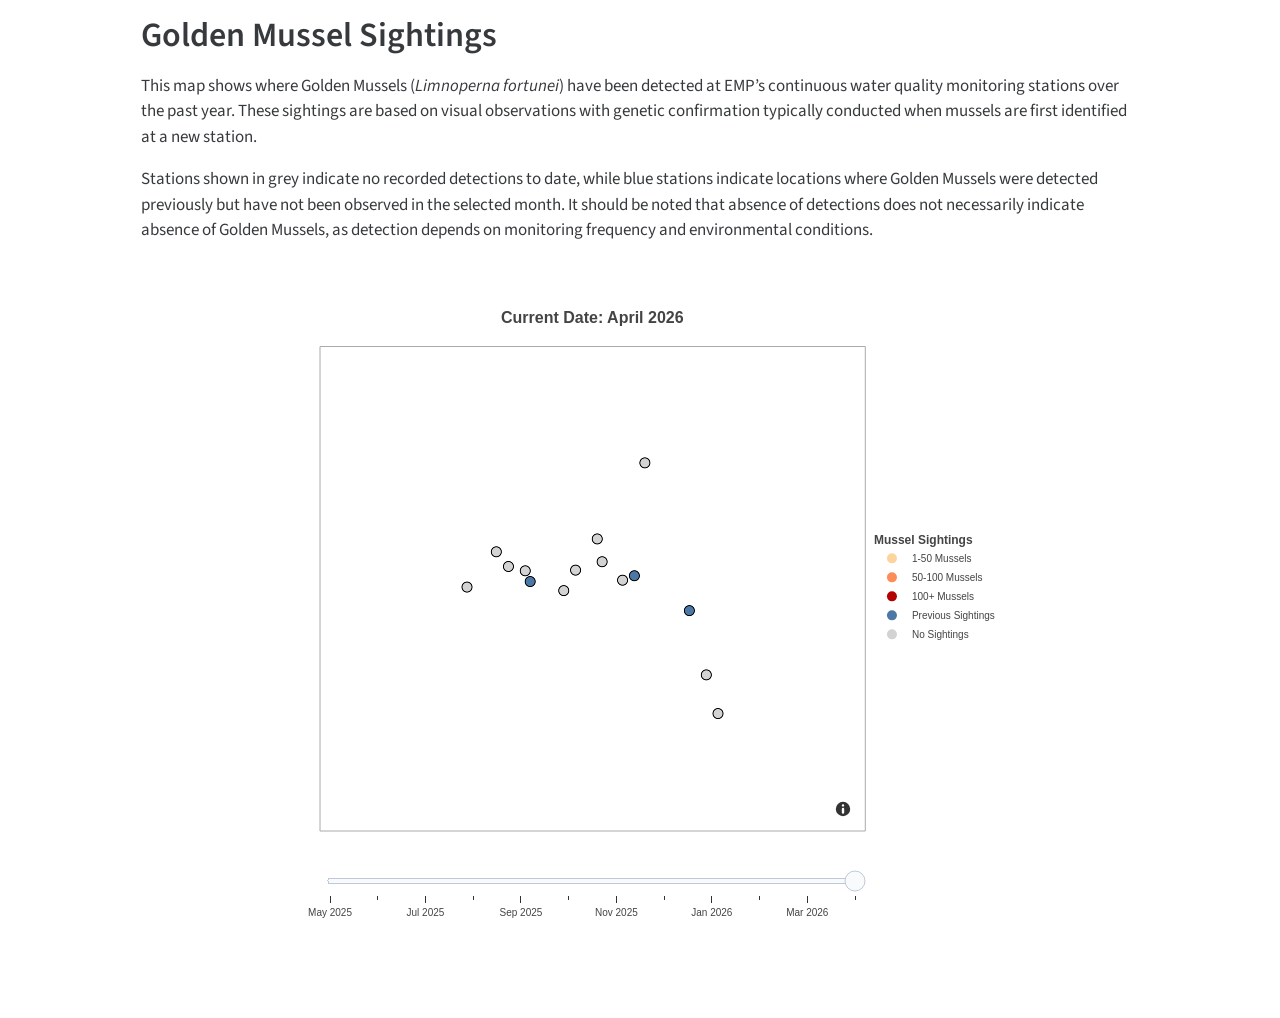
<file: docs/map.html>
<!DOCTYPE html>
<html xmlns="http://www.w3.org/1999/xhtml" lang="en" xml:lang="en"><head>

<meta charset="utf-8">
<meta name="generator" content="quarto-1.9.36">

<meta name="viewport" content="width=device-width, initial-scale=1.0, user-scalable=yes">


<title>Golden Mussel Sightings</title>
<style>
/* Default styles provided by pandoc.
** See https://pandoc.org/MANUAL.html#variables-for-html for config info.
*/
code{white-space: pre-wrap;}
span.smallcaps{font-variant: small-caps;}
div.columns{display: flex; gap: min(4vw, 1.5em);}
div.column{flex: auto; overflow-x: auto;}
div.hanging-indent{margin-left: 1.5em; text-indent: -1.5em;}
ul.task-list{list-style: none;}
ul.task-list li input[type="checkbox"] {
  width: 0.8em;
  margin: 0 0.8em 0.2em -1em; /* quarto-specific, see https://github.com/quarto-dev/quarto-cli/issues/4556 */ 
  vertical-align: middle;
}
</style>


<script src="map_files/libs/clipboard/clipboard.min.js"></script>
<script src="map_files/libs/quarto-html/quarto.js" type="module"></script>
<script src="map_files/libs/quarto-html/tabsets/tabsets.js" type="module"></script>
<script src="map_files/libs/quarto-html/popper.min.js"></script>
<script src="map_files/libs/quarto-html/tippy.umd.min.js"></script>
<script src="map_files/libs/quarto-html/anchor.min.js"></script>
<link href="map_files/libs/quarto-html/tippy.css" rel="stylesheet">
<link href="map_files/libs/quarto-html/quarto-syntax-highlighting-845c23b38eaddc0f92fda52bfe77a8c8.css" rel="stylesheet" id="quarto-text-highlighting-styles">
<script src="map_files/libs/bootstrap/bootstrap.min.js"></script>
<link href="map_files/libs/bootstrap/bootstrap-icons.css" rel="stylesheet">
<link href="map_files/libs/bootstrap/bootstrap-47c645877c58259ba96d2d893d2d3a5d.min.css" rel="stylesheet" append-hash="true" id="quarto-bootstrap" data-mode="light">
<link href="map_files/libs/htmltools-fill-0.5.9/fill.css" rel="stylesheet">

<script src="map_files/libs/htmlwidgets-1.6.4/htmlwidgets.js"></script>

<script src="map_files/libs/plotly-binding-4.12.0/plotly.js"></script>

<script src="map_files/libs/typedarray-0.1/typedarray.min.js"></script>

<script src="map_files/libs/jquery-3.5.1/jquery.min.js"></script>

<link href="map_files/libs/crosstalk-1.2.2/css/crosstalk.min.css" rel="stylesheet">

<script src="map_files/libs/crosstalk-1.2.2/js/crosstalk.min.js"></script>

<link href="map_files/libs/plotly-htmlwidgets-css-2.25.2/plotly-htmlwidgets.css" rel="stylesheet">

<script src="map_files/libs/plotly-main-2.25.2/plotly-latest.min.js"></script>



</head>

<body class="fullcontent quarto-light">

<div id="quarto-content" class="page-columns page-rows-contents page-layout-article">

<main class="content" id="quarto-document-content">

<header id="title-block-header" class="quarto-title-block default">
<div class="quarto-title">
<h1 class="title">Golden Mussel Sightings</h1>
</div>



<div class="quarto-title-meta">

    
  
    
  </div>
  


</header>


<p>This map shows where Golden Mussels (<em>Limnoperna fortunei</em>) have been detected at EMP’s continuous water quality monitoring stations over the past year. These sightings are based on visual observations with genetic confirmation typically conducted when mussels are first identified at a new station.</p>
<p>Stations shown in grey indicate no recorded detections to date, while blue stations indicate locations where Golden Mussels were detected previously but have not been observed in the selected month. It should be noted that absence of detections does not necessarily indicate absence of Golden Mussels, as detection depends on monitoring frequency and environmental conditions.</p>
<div class="cell">
<div class="cell-output-display">
<div style="display: flex; justify-content: center; height: 680px; width: 720px; margin: 0 auto;">
<div class="plotly html-widget html-fill-item" id="htmlwidget-4a36297a62d320081f3b" style="width:100%;height:400px;"></div>
<script type="application/json" data-for="htmlwidget-4a36297a62d320081f3b">{"x":{"visdat":{"773c4c8c6569":["function () ","plotlyVisDat"]},"cur_data":"773c4c8c6569","attrs":{"773c4c8c6569":{"lat":{},"lon":{},"mode":"markers","hoverinfo":"none","marker":{"color":"black","size":12},"showlegend":false,"frame":{},"alpha_stroke":1,"sizes":[10,100],"spans":[1,20],"type":"scattermapbox"},"773c4c8c6569.1":{"lat":{},"lon":{},"mode":"markers","hoverinfo":"text","marker":{"color":{},"size":10},"showlegend":false,"frame":{},"alpha_stroke":1,"sizes":[10,100],"spans":[1,20],"type":"scattermapbox","hovertext":{},"inherit":true},"773c4c8c6569.2":{"lat":null,"lon":null,"mode":"markers","hoverinfo":"none","marker":{"color":"#fdd49e","size":10},"showlegend":true,"frame":{},"alpha_stroke":1,"sizes":[10,100],"spans":[1,20],"type":"scattermapbox","name":"1-50 Mussels","inherit":true},"773c4c8c6569.3":{"lat":null,"lon":null,"mode":"markers","hoverinfo":"none","marker":{"color":"#fc8d59","size":10},"showlegend":true,"frame":{},"alpha_stroke":1,"sizes":[10,100],"spans":[1,20],"type":"scattermapbox","name":"50-100 Mussels","inherit":true},"773c4c8c6569.4":{"lat":null,"lon":null,"mode":"markers","hoverinfo":"none","marker":{"color":"#b30000","size":10},"showlegend":true,"frame":{},"alpha_stroke":1,"sizes":[10,100],"spans":[1,20],"type":"scattermapbox","name":"100+ Mussels","inherit":true},"773c4c8c6569.5":{"lat":null,"lon":null,"mode":"markers","hoverinfo":"none","marker":{"color":"#4C78A8","size":10},"showlegend":true,"frame":{},"alpha_stroke":1,"sizes":[10,100],"spans":[1,20],"type":"scattermapbox","name":"Previous Sightings","inherit":true},"773c4c8c6569.6":{"lat":null,"lon":null,"mode":"markers","hoverinfo":"none","marker":{"color":"lightgray","size":10},"showlegend":true,"frame":{},"alpha_stroke":1,"sizes":[10,100],"spans":[1,20],"type":"scattermapbox","name":"No Sightings","inherit":true}},"layout":{"width":720,"height":680,"margin":{"b":110,"l":40,"t":0,"r":0},"mapbox":{"style":"white-bg","layers":[{"below":"traces","sourcetype":"raster","source":["https://services.arcgisonline.com/ArcGIS/rest/services/World_Topo_Map/MapServer/tile/{z}/{y}/{x}"],"sourceattribution":"Esri"}],"zoom":7.655306406824451,"center":{"lat":38.023635479999996,"lon":-121.70279884999999},"domain":{"x":[0,0.81999999999999995],"y":[0,0.84999999999999998]}},"legend":{"x":0.82999999999999996,"y":0.42499999999999999,"font":{"size":10},"title":{"text":"<b>Mussel Sightings<\/b>","font":{"size":12}}},"shapes":[{"type":"rect","xref":"paper","yref":"paper","x0":0,"y0":0,"x1":0.81999999999999995,"y1":0.84999999999999998,"line":{"color":"#aaa","width":1}}],"hovermode":"closest","showlegend":true,"sliders":[{"currentvalue":{"visible":false},"steps":[{"method":"animate","args":[["May 2025"],{"transition":{"duration":500,"easing":"linear"},"frame":{"duration":500,"redraw":true},"mode":"immediate"}],"label":"May 2025","value":"May 2025"},{"method":"animate","args":[["Jun 2025"],{"transition":{"duration":500,"easing":"linear"},"frame":{"duration":500,"redraw":true},"mode":"immediate"}],"label":"Jun 2025","value":"Jun 2025"},{"method":"animate","args":[["Jul 2025"],{"transition":{"duration":500,"easing":"linear"},"frame":{"duration":500,"redraw":true},"mode":"immediate"}],"label":"Jul 2025","value":"Jul 2025"},{"method":"animate","args":[["Aug 2025"],{"transition":{"duration":500,"easing":"linear"},"frame":{"duration":500,"redraw":true},"mode":"immediate"}],"label":"Aug 2025","value":"Aug 2025"},{"method":"animate","args":[["Sep 2025"],{"transition":{"duration":500,"easing":"linear"},"frame":{"duration":500,"redraw":true},"mode":"immediate"}],"label":"Sep 2025","value":"Sep 2025"},{"method":"animate","args":[["Oct 2025"],{"transition":{"duration":500,"easing":"linear"},"frame":{"duration":500,"redraw":true},"mode":"immediate"}],"label":"Oct 2025","value":"Oct 2025"},{"method":"animate","args":[["Nov 2025"],{"transition":{"duration":500,"easing":"linear"},"frame":{"duration":500,"redraw":true},"mode":"immediate"}],"label":"Nov 2025","value":"Nov 2025"},{"method":"animate","args":[["Dec 2025"],{"transition":{"duration":500,"easing":"linear"},"frame":{"duration":500,"redraw":true},"mode":"immediate"}],"label":"Dec 2025","value":"Dec 2025"},{"method":"animate","args":[["Jan 2026"],{"transition":{"duration":500,"easing":"linear"},"frame":{"duration":500,"redraw":true},"mode":"immediate"}],"label":"Jan 2026","value":"Jan 2026"},{"method":"animate","args":[["Feb 2026"],{"transition":{"duration":500,"easing":"linear"},"frame":{"duration":500,"redraw":true},"mode":"immediate"}],"label":"Feb 2026","value":"Feb 2026"},{"method":"animate","args":[["Mar 2026"],{"transition":{"duration":500,"easing":"linear"},"frame":{"duration":500,"redraw":true},"mode":"immediate"}],"label":"Mar 2026","value":"Mar 2026"},{"method":"animate","args":[["Apr 2026"],{"transition":{"duration":500,"easing":"linear"},"frame":{"duration":500,"redraw":true},"mode":"immediate"}],"label":"Apr 2026","value":"Apr 2026"}],"visible":true,"pad":{"t":40},"font":{"size":10},"active":11,"len":0.81999999999999995,"x":0}],"annotations":[{"text":"<b>Current Date: April 2026<\/b>","x":0.40999999999999998,"y":0.92000000000000004,"xref":"paper","yref":"paper","showarrow":false,"font":{"size":16}}]},"source":"A","config":{"modeBarButtonsToAdd":["hoverclosest","hovercompare"],"showSendToCloud":false},"data":[{"lat":[38.017829900000002,38.046416999999998,38.124250000000004,38.072200000000002,38.042804719999999,38.027637480000003,37.786000000000001,38.058504999999997,37.963000000000001,38.159737,38.083970999999998,37.679290000000002,38.367980959999997,38.074097000000002,38.096899999999998],"lon":[-121.8029633,-121.5981,-122.038117,-121.9371,-121.92008970000001,-122.14048769999999,-121.306,-121.55681,-121.36499999999999,-121.68635500000001,-121.995878,-121.26511000000001,-121.5199585,-121.761736,-121.6691],"mode":"markers","hoverinfo":["none","none","none","none","none","none","none","none","none","none","none","none","none","none","none"],"marker":{"color":"black","size":12,"line":{"color":"rgba(31,119,180,1)"}},"showlegend":false,"frame":"May 2025","type":"scattermapbox","line":{"color":"rgba(31,119,180,1)"},"visible":true},{"lat":[38.017829900000002,38.046416999999998,38.124250000000004,38.072200000000002,38.042804719999999,38.027637480000003,37.786000000000001,38.058504999999997,37.963000000000001,38.159737,38.083970999999998,37.679290000000002,38.367980959999997,38.074097000000002,38.096899999999998],"lon":[-121.8029633,-121.5981,-122.038117,-121.9371,-121.92008970000001,-122.14048769999999,-121.306,-121.55681,-121.36499999999999,-121.68635500000001,-121.995878,-121.26511000000001,-121.5199585,-121.761736,-121.6691],"mode":"markers","hoverinfo":["text","text","text","text","text","text","text","text","text","text","text","text","text","text","text"],"marker":{"color":["lightgray","lightgray","lightgray","lightgray","#4C78A8","lightgray","lightgray","#4C78A8","#4C78A8","lightgray","lightgray","lightgray","lightgray","lightgray","lightgray"],"size":10,"line":{"color":"rgba(255,127,14,1)"}},"showlegend":false,"frame":"May 2025","type":"scattermapbox","hovertext":["San Joaquin River at Antioch (ANH)<br>No Sightings","Franks Tract Mid Tract (FRK)<br>No Sightings","Grizzly Bay at Dolphin near Suisun Slough (GZL)<br>No Sightings","Honker Bay (HON)<br>No Sightings","Sacramento River at Mallard Island (MAL)<br>Previous Sightings<br>Last Sighting: 01/20/2026","Suisun Bay at Bulls Head Point near Martinez (MRZ)<br>No Sightings","San Joaquin River at Mossdale Bridge (MSD)<br>No Sightings","San Joaquin River at Prisoners Point (PPT)<br>Previous Sightings<br>Last Sighting: 01/20/2026","San Joaquin River at Rough & Ready Island (RRI)<br>Previous Sightings<br>Last Sighting: 03/24/2026","Sacramento River at Rio Vista Bridge (RVB)<br>No Sightings","Suisun Bay off Middle Point near Nichols (RYC)<br>No Sightings","San Joaquin River near Vernalis (SJR)<br>No Sightings","Sacramento River at Hood (SRH)<br>No Sightings","Sacramento River near Sherman Island (SSI)<br>No Sightings","San Joaquin River at Twitchell Island (TWI)<br>No Sightings"],"line":{"color":"rgba(255,127,14,1)"},"visible":true},{"lat":[null,null,null,null,null,null,null,null,null,null,null,null,null,null,null],"lon":[null,null,null,null,null,null,null,null,null,null,null,null,null,null,null],"mode":"markers","hoverinfo":["none","none","none","none","none","none","none","none","none","none","none","none","none","none","none"],"marker":{"color":"#fdd49e","size":10,"line":{"color":"rgba(44,160,44,1)"}},"showlegend":true,"frame":"May 2025","type":"scattermapbox","name":"1-50 Mussels","line":{"color":"rgba(44,160,44,1)"},"visible":true},{"lat":[null,null,null,null,null,null,null,null,null,null,null,null,null,null,null],"lon":[null,null,null,null,null,null,null,null,null,null,null,null,null,null,null],"mode":"markers","hoverinfo":["none","none","none","none","none","none","none","none","none","none","none","none","none","none","none"],"marker":{"color":"#fc8d59","size":10,"line":{"color":"rgba(214,39,40,1)"}},"showlegend":true,"frame":"May 2025","type":"scattermapbox","name":"50-100 Mussels","line":{"color":"rgba(214,39,40,1)"},"visible":true},{"lat":[null,null,null,null,null,null,null,null,null,null,null,null,null,null,null],"lon":[null,null,null,null,null,null,null,null,null,null,null,null,null,null,null],"mode":"markers","hoverinfo":["none","none","none","none","none","none","none","none","none","none","none","none","none","none","none"],"marker":{"color":"#b30000","size":10,"line":{"color":"rgba(148,103,189,1)"}},"showlegend":true,"frame":"May 2025","type":"scattermapbox","name":"100+ Mussels","line":{"color":"rgba(148,103,189,1)"},"visible":true},{"lat":[null,null,null,null,null,null,null,null,null,null,null,null,null,null,null],"lon":[null,null,null,null,null,null,null,null,null,null,null,null,null,null,null],"mode":"markers","hoverinfo":["none","none","none","none","none","none","none","none","none","none","none","none","none","none","none"],"marker":{"color":"#4C78A8","size":10,"line":{"color":"rgba(140,86,75,1)"}},"showlegend":true,"frame":"May 2025","type":"scattermapbox","name":"Previous Sightings","line":{"color":"rgba(140,86,75,1)"},"visible":true},{"lat":[null,null,null,null,null,null,null,null,null,null,null,null,null,null,null],"lon":[null,null,null,null,null,null,null,null,null,null,null,null,null,null,null],"mode":"markers","hoverinfo":["none","none","none","none","none","none","none","none","none","none","none","none","none","none","none"],"marker":{"color":"lightgray","size":10,"line":{"color":"rgba(227,119,194,1)"}},"showlegend":true,"frame":"May 2025","type":"scattermapbox","name":"No Sightings","line":{"color":"rgba(227,119,194,1)"},"visible":true}],"highlight":{"on":"plotly_click","persistent":false,"dynamic":false,"selectize":false,"opacityDim":0.20000000000000001,"selected":{"opacity":1},"debounce":0},"frames":[{"name":"May 2025","data":[{"lat":[38.017829900000002,38.046416999999998,38.124250000000004,38.072200000000002,38.042804719999999,38.027637480000003,37.786000000000001,38.058504999999997,37.963000000000001,38.159737,38.083970999999998,37.679290000000002,38.367980959999997,38.074097000000002,38.096899999999998],"lon":[-121.8029633,-121.5981,-122.038117,-121.9371,-121.92008970000001,-122.14048769999999,-121.306,-121.55681,-121.36499999999999,-121.68635500000001,-121.995878,-121.26511000000001,-121.5199585,-121.761736,-121.6691],"mode":"markers","hoverinfo":["none","none","none","none","none","none","none","none","none","none","none","none","none","none","none"],"marker":{"color":"black","size":12,"line":{"color":"rgba(31,119,180,1)"}},"showlegend":false,"frame":"May 2025","type":"scattermapbox","line":{"color":"rgba(31,119,180,1)"},"visible":true},{"lat":[38.017829900000002,38.046416999999998,38.124250000000004,38.072200000000002,38.042804719999999,38.027637480000003,37.786000000000001,38.058504999999997,37.963000000000001,38.159737,38.083970999999998,37.679290000000002,38.367980959999997,38.074097000000002,38.096899999999998],"lon":[-121.8029633,-121.5981,-122.038117,-121.9371,-121.92008970000001,-122.14048769999999,-121.306,-121.55681,-121.36499999999999,-121.68635500000001,-121.995878,-121.26511000000001,-121.5199585,-121.761736,-121.6691],"mode":"markers","hoverinfo":["text","text","text","text","text","text","text","text","text","text","text","text","text","text","text"],"marker":{"color":["lightgray","lightgray","lightgray","lightgray","#4C78A8","lightgray","lightgray","lightgray","#4C78A8","lightgray","lightgray","lightgray","lightgray","lightgray","lightgray"],"size":10,"line":{"color":"rgba(255,127,14,1)"}},"showlegend":false,"frame":"May 2025","type":"scattermapbox","hovertext":["San Joaquin River at Antioch (ANH)<br>No Sightings","Franks Tract Mid Tract (FRK)<br>No Sightings","Grizzly Bay at Dolphin near Suisun Slough (GZL)<br>No Sightings","Honker Bay (HON)<br>No Sightings","Sacramento River at Mallard Island (MAL)<br>Previous Sightings<br>Last Sighting: 03/03/2025","Suisun Bay at Bulls Head Point near Martinez (MRZ)<br>No Sightings","San Joaquin River at Mossdale Bridge (MSD)<br>No Sightings","San Joaquin River at Prisoners Point (PPT)<br>No Sightings","San Joaquin River at Rough & Ready Island (RRI)<br>Previous Sightings<br>Last Sighting: Unknown","Sacramento River at Rio Vista Bridge (RVB)<br>No Sightings","Suisun Bay off Middle Point near Nichols (RYC)<br>No Sightings","San Joaquin River near Vernalis (SJR)<br>No Sightings","Sacramento River at Hood (SRH)<br>No Sightings","Sacramento River near Sherman Island (SSI)<br>No Sightings","San Joaquin River at Twitchell Island (TWI)<br>No Sightings"],"line":{"color":"rgba(255,127,14,1)"},"visible":true},{"lat":[null,null,null,null,null,null,null,null,null,null,null,null,null,null,null],"lon":[null,null,null,null,null,null,null,null,null,null,null,null,null,null,null],"mode":"markers","hoverinfo":["none","none","none","none","none","none","none","none","none","none","none","none","none","none","none"],"marker":{"color":"#fdd49e","size":10,"line":{"color":"rgba(44,160,44,1)"}},"showlegend":true,"frame":"May 2025","type":"scattermapbox","name":"1-50 Mussels","line":{"color":"rgba(44,160,44,1)"},"visible":true},{"lat":[null,null,null,null,null,null,null,null,null,null,null,null,null,null,null],"lon":[null,null,null,null,null,null,null,null,null,null,null,null,null,null,null],"mode":"markers","hoverinfo":["none","none","none","none","none","none","none","none","none","none","none","none","none","none","none"],"marker":{"color":"#fc8d59","size":10,"line":{"color":"rgba(214,39,40,1)"}},"showlegend":true,"frame":"May 2025","type":"scattermapbox","name":"50-100 Mussels","line":{"color":"rgba(214,39,40,1)"},"visible":true},{"lat":[null,null,null,null,null,null,null,null,null,null,null,null,null,null,null],"lon":[null,null,null,null,null,null,null,null,null,null,null,null,null,null,null],"mode":"markers","hoverinfo":["none","none","none","none","none","none","none","none","none","none","none","none","none","none","none"],"marker":{"color":"#b30000","size":10,"line":{"color":"rgba(148,103,189,1)"}},"showlegend":true,"frame":"May 2025","type":"scattermapbox","name":"100+ Mussels","line":{"color":"rgba(148,103,189,1)"},"visible":true},{"lat":[null,null,null,null,null,null,null,null,null,null,null,null,null,null,null],"lon":[null,null,null,null,null,null,null,null,null,null,null,null,null,null,null],"mode":"markers","hoverinfo":["none","none","none","none","none","none","none","none","none","none","none","none","none","none","none"],"marker":{"color":"#4C78A8","size":10,"line":{"color":"rgba(140,86,75,1)"}},"showlegend":true,"frame":"May 2025","type":"scattermapbox","name":"Previous Sightings","line":{"color":"rgba(140,86,75,1)"},"visible":true},{"lat":[null,null,null,null,null,null,null,null,null,null,null,null,null,null,null],"lon":[null,null,null,null,null,null,null,null,null,null,null,null,null,null,null],"mode":"markers","hoverinfo":["none","none","none","none","none","none","none","none","none","none","none","none","none","none","none"],"marker":{"color":"lightgray","size":10,"line":{"color":"rgba(227,119,194,1)"}},"showlegend":true,"frame":"May 2025","type":"scattermapbox","name":"No Sightings","line":{"color":"rgba(227,119,194,1)"},"visible":true}],"traces":[0,1,2,3,4,5,6],"layout":{"annotations":[{"text":"<b>Current Date: May 2025<\/b>","x":0.40999999999999998,"y":0.92000000000000004,"xref":"paper","yref":"paper","showarrow":false,"font":{"size":16}}]}},{"name":"Jun 2025","data":[{"lat":[38.017829900000002,38.046416999999998,38.124250000000004,38.072200000000002,38.042804719999999,38.027637480000003,37.786000000000001,38.058504999999997,37.963000000000001,38.159737,38.083970999999998,37.679290000000002,38.367980959999997,38.074097000000002,38.096899999999998],"lon":[-121.8029633,-121.5981,-122.038117,-121.9371,-121.92008970000001,-122.14048769999999,-121.306,-121.55681,-121.36499999999999,-121.68635500000001,-121.995878,-121.26511000000001,-121.5199585,-121.761736,-121.6691],"mode":"markers","hoverinfo":["none","none","none","none","none","none","none","none","none","none","none","none","none","none","none"],"marker":{"color":"black","size":12,"line":{"color":"rgba(31,119,180,1)"}},"showlegend":false,"frame":"Jun 2025","type":"scattermapbox","line":{"color":"rgba(31,119,180,1)"},"visible":true},{"lat":[38.017829900000002,38.046416999999998,38.124250000000004,38.072200000000002,38.042804719999999,38.027637480000003,37.786000000000001,38.058504999999997,37.963000000000001,38.159737,38.083970999999998,37.679290000000002,38.367980959999997,38.074097000000002,38.096899999999998],"lon":[-121.8029633,-121.5981,-122.038117,-121.9371,-121.92008970000001,-122.14048769999999,-121.306,-121.55681,-121.36499999999999,-121.68635500000001,-121.995878,-121.26511000000001,-121.5199585,-121.761736,-121.6691],"mode":"markers","hoverinfo":["text","text","text","text","text","text","text","text","text","text","text","text","text","text","text"],"marker":{"color":["lightgray","lightgray","lightgray","lightgray","#fdd49e","lightgray","lightgray","lightgray","#4C78A8","lightgray","lightgray","lightgray","lightgray","lightgray","lightgray"],"size":10,"line":{"color":"rgba(255,127,14,1)"}},"showlegend":false,"frame":"Jun 2025","type":"scattermapbox","hovertext":["San Joaquin River at Antioch (ANH)<br>No Sightings","Franks Tract Mid Tract (FRK)<br>No Sightings","Grizzly Bay at Dolphin near Suisun Slough (GZL)<br>No Sightings","Honker Bay (HON)<br>No Sightings","Sacramento River at Mallard Island (MAL)<br>1-50 Mussels<br>Last Sighting: 06/26/2025","Suisun Bay at Bulls Head Point near Martinez (MRZ)<br>No Sightings","San Joaquin River at Mossdale Bridge (MSD)<br>No Sightings","San Joaquin River at Prisoners Point (PPT)<br>No Sightings","San Joaquin River at Rough & Ready Island (RRI)<br>Previous Sightings<br>Last Sighting: Unknown","Sacramento River at Rio Vista Bridge (RVB)<br>No Sightings","Suisun Bay off Middle Point near Nichols (RYC)<br>No Sightings","San Joaquin River near Vernalis (SJR)<br>No Sightings","Sacramento River at Hood (SRH)<br>No Sightings","Sacramento River near Sherman Island (SSI)<br>No Sightings","San Joaquin River at Twitchell Island (TWI)<br>No Sightings"],"line":{"color":"rgba(255,127,14,1)"},"visible":true},{"lat":[null,null,null,null,null,null,null,null,null,null,null,null,null,null,null],"lon":[null,null,null,null,null,null,null,null,null,null,null,null,null,null,null],"mode":"markers","hoverinfo":["none","none","none","none","none","none","none","none","none","none","none","none","none","none","none"],"marker":{"color":"#fdd49e","size":10,"line":{"color":"rgba(44,160,44,1)"}},"showlegend":true,"frame":"Jun 2025","type":"scattermapbox","name":"1-50 Mussels","line":{"color":"rgba(44,160,44,1)"},"visible":true},{"lat":[null,null,null,null,null,null,null,null,null,null,null,null,null,null,null],"lon":[null,null,null,null,null,null,null,null,null,null,null,null,null,null,null],"mode":"markers","hoverinfo":["none","none","none","none","none","none","none","none","none","none","none","none","none","none","none"],"marker":{"color":"#fc8d59","size":10,"line":{"color":"rgba(214,39,40,1)"}},"showlegend":true,"frame":"Jun 2025","type":"scattermapbox","name":"50-100 Mussels","line":{"color":"rgba(214,39,40,1)"},"visible":true},{"lat":[null,null,null,null,null,null,null,null,null,null,null,null,null,null,null],"lon":[null,null,null,null,null,null,null,null,null,null,null,null,null,null,null],"mode":"markers","hoverinfo":["none","none","none","none","none","none","none","none","none","none","none","none","none","none","none"],"marker":{"color":"#b30000","size":10,"line":{"color":"rgba(148,103,189,1)"}},"showlegend":true,"frame":"Jun 2025","type":"scattermapbox","name":"100+ Mussels","line":{"color":"rgba(148,103,189,1)"},"visible":true},{"lat":[null,null,null,null,null,null,null,null,null,null,null,null,null,null,null],"lon":[null,null,null,null,null,null,null,null,null,null,null,null,null,null,null],"mode":"markers","hoverinfo":["none","none","none","none","none","none","none","none","none","none","none","none","none","none","none"],"marker":{"color":"#4C78A8","size":10,"line":{"color":"rgba(140,86,75,1)"}},"showlegend":true,"frame":"Jun 2025","type":"scattermapbox","name":"Previous Sightings","line":{"color":"rgba(140,86,75,1)"},"visible":true},{"lat":[null,null,null,null,null,null,null,null,null,null,null,null,null,null,null],"lon":[null,null,null,null,null,null,null,null,null,null,null,null,null,null,null],"mode":"markers","hoverinfo":["none","none","none","none","none","none","none","none","none","none","none","none","none","none","none"],"marker":{"color":"lightgray","size":10,"line":{"color":"rgba(227,119,194,1)"}},"showlegend":true,"frame":"Jun 2025","type":"scattermapbox","name":"No Sightings","line":{"color":"rgba(227,119,194,1)"},"visible":true}],"traces":[0,1,2,3,4,5,6],"layout":{"annotations":[{"text":"<b>Current Date: June 2025<\/b>","x":0.40999999999999998,"y":0.92000000000000004,"xref":"paper","yref":"paper","showarrow":false,"font":{"size":16}}]}},{"name":"Jul 2025","data":[{"lat":[38.017829900000002,38.046416999999998,38.124250000000004,38.072200000000002,38.042804719999999,38.027637480000003,37.786000000000001,38.058504999999997,37.963000000000001,38.159737,38.083970999999998,37.679290000000002,38.367980959999997,38.074097000000002,38.096899999999998],"lon":[-121.8029633,-121.5981,-122.038117,-121.9371,-121.92008970000001,-122.14048769999999,-121.306,-121.55681,-121.36499999999999,-121.68635500000001,-121.995878,-121.26511000000001,-121.5199585,-121.761736,-121.6691],"mode":"markers","hoverinfo":["none","none","none","none","none","none","none","none","none","none","none","none","none","none","none"],"marker":{"color":"black","size":12,"line":{"color":"rgba(31,119,180,1)"}},"showlegend":false,"frame":"Jul 2025","type":"scattermapbox","line":{"color":"rgba(31,119,180,1)"},"visible":true},{"lat":[38.017829900000002,38.046416999999998,38.124250000000004,38.072200000000002,38.042804719999999,38.027637480000003,37.786000000000001,38.058504999999997,37.963000000000001,38.159737,38.083970999999998,37.679290000000002,38.367980959999997,38.074097000000002,38.096899999999998],"lon":[-121.8029633,-121.5981,-122.038117,-121.9371,-121.92008970000001,-122.14048769999999,-121.306,-121.55681,-121.36499999999999,-121.68635500000001,-121.995878,-121.26511000000001,-121.5199585,-121.761736,-121.6691],"mode":"markers","hoverinfo":["text","text","text","text","text","text","text","text","text","text","text","text","text","text","text"],"marker":{"color":["lightgray","lightgray","lightgray","lightgray","#fdd49e","lightgray","lightgray","lightgray","#4C78A8","lightgray","lightgray","lightgray","lightgray","lightgray","lightgray"],"size":10,"line":{"color":"rgba(255,127,14,1)"}},"showlegend":false,"frame":"Jul 2025","type":"scattermapbox","hovertext":["San Joaquin River at Antioch (ANH)<br>No Sightings","Franks Tract Mid Tract (FRK)<br>No Sightings","Grizzly Bay at Dolphin near Suisun Slough (GZL)<br>No Sightings","Honker Bay (HON)<br>No Sightings","Sacramento River at Mallard Island (MAL)<br>1-50 Mussels<br>Last Sighting: 07/20/2025","Suisun Bay at Bulls Head Point near Martinez (MRZ)<br>No Sightings","San Joaquin River at Mossdale Bridge (MSD)<br>No Sightings","San Joaquin River at Prisoners Point (PPT)<br>No Sightings","San Joaquin River at Rough & Ready Island (RRI)<br>Previous Sightings<br>Last Sighting: Unknown","Sacramento River at Rio Vista Bridge (RVB)<br>No Sightings","Suisun Bay off Middle Point near Nichols (RYC)<br>No Sightings","San Joaquin River near Vernalis (SJR)<br>No Sightings","Sacramento River at Hood (SRH)<br>No Sightings","Sacramento River near Sherman Island (SSI)<br>No Sightings","San Joaquin River at Twitchell Island (TWI)<br>No Sightings"],"line":{"color":"rgba(255,127,14,1)"},"visible":true},{"lat":[null,null,null,null,null,null,null,null,null,null,null,null,null,null,null],"lon":[null,null,null,null,null,null,null,null,null,null,null,null,null,null,null],"mode":"markers","hoverinfo":["none","none","none","none","none","none","none","none","none","none","none","none","none","none","none"],"marker":{"color":"#fdd49e","size":10,"line":{"color":"rgba(44,160,44,1)"}},"showlegend":true,"frame":"Jul 2025","type":"scattermapbox","name":"1-50 Mussels","line":{"color":"rgba(44,160,44,1)"},"visible":true},{"lat":[null,null,null,null,null,null,null,null,null,null,null,null,null,null,null],"lon":[null,null,null,null,null,null,null,null,null,null,null,null,null,null,null],"mode":"markers","hoverinfo":["none","none","none","none","none","none","none","none","none","none","none","none","none","none","none"],"marker":{"color":"#fc8d59","size":10,"line":{"color":"rgba(214,39,40,1)"}},"showlegend":true,"frame":"Jul 2025","type":"scattermapbox","name":"50-100 Mussels","line":{"color":"rgba(214,39,40,1)"},"visible":true},{"lat":[null,null,null,null,null,null,null,null,null,null,null,null,null,null,null],"lon":[null,null,null,null,null,null,null,null,null,null,null,null,null,null,null],"mode":"markers","hoverinfo":["none","none","none","none","none","none","none","none","none","none","none","none","none","none","none"],"marker":{"color":"#b30000","size":10,"line":{"color":"rgba(148,103,189,1)"}},"showlegend":true,"frame":"Jul 2025","type":"scattermapbox","name":"100+ Mussels","line":{"color":"rgba(148,103,189,1)"},"visible":true},{"lat":[null,null,null,null,null,null,null,null,null,null,null,null,null,null,null],"lon":[null,null,null,null,null,null,null,null,null,null,null,null,null,null,null],"mode":"markers","hoverinfo":["none","none","none","none","none","none","none","none","none","none","none","none","none","none","none"],"marker":{"color":"#4C78A8","size":10,"line":{"color":"rgba(140,86,75,1)"}},"showlegend":true,"frame":"Jul 2025","type":"scattermapbox","name":"Previous Sightings","line":{"color":"rgba(140,86,75,1)"},"visible":true},{"lat":[null,null,null,null,null,null,null,null,null,null,null,null,null,null,null],"lon":[null,null,null,null,null,null,null,null,null,null,null,null,null,null,null],"mode":"markers","hoverinfo":["none","none","none","none","none","none","none","none","none","none","none","none","none","none","none"],"marker":{"color":"lightgray","size":10,"line":{"color":"rgba(227,119,194,1)"}},"showlegend":true,"frame":"Jul 2025","type":"scattermapbox","name":"No Sightings","line":{"color":"rgba(227,119,194,1)"},"visible":true}],"traces":[0,1,2,3,4,5,6],"layout":{"annotations":[{"text":"<b>Current Date: July 2025<\/b>","x":0.40999999999999998,"y":0.92000000000000004,"xref":"paper","yref":"paper","showarrow":false,"font":{"size":16}}]}},{"name":"Aug 2025","data":[{"lat":[38.017829900000002,38.046416999999998,38.124250000000004,38.072200000000002,38.042804719999999,38.027637480000003,37.786000000000001,38.058504999999997,37.963000000000001,38.159737,38.083970999999998,37.679290000000002,38.367980959999997,38.074097000000002,38.096899999999998],"lon":[-121.8029633,-121.5981,-122.038117,-121.9371,-121.92008970000001,-122.14048769999999,-121.306,-121.55681,-121.36499999999999,-121.68635500000001,-121.995878,-121.26511000000001,-121.5199585,-121.761736,-121.6691],"mode":"markers","hoverinfo":["none","none","none","none","none","none","none","none","none","none","none","none","none","none","none"],"marker":{"color":"black","size":12,"line":{"color":"rgba(31,119,180,1)"}},"showlegend":false,"frame":"Aug 2025","type":"scattermapbox","line":{"color":"rgba(31,119,180,1)"},"visible":true},{"lat":[38.017829900000002,38.046416999999998,38.124250000000004,38.072200000000002,38.042804719999999,38.027637480000003,37.786000000000001,38.058504999999997,37.963000000000001,38.159737,38.083970999999998,37.679290000000002,38.367980959999997,38.074097000000002,38.096899999999998],"lon":[-121.8029633,-121.5981,-122.038117,-121.9371,-121.92008970000001,-122.14048769999999,-121.306,-121.55681,-121.36499999999999,-121.68635500000001,-121.995878,-121.26511000000001,-121.5199585,-121.761736,-121.6691],"mode":"markers","hoverinfo":["text","text","text","text","text","text","text","text","text","text","text","text","text","text","text"],"marker":{"color":["lightgray","lightgray","lightgray","lightgray","#4C78A8","lightgray","lightgray","lightgray","#4C78A8","lightgray","lightgray","lightgray","lightgray","lightgray","lightgray"],"size":10,"line":{"color":"rgba(255,127,14,1)"}},"showlegend":false,"frame":"Aug 2025","type":"scattermapbox","hovertext":["San Joaquin River at Antioch (ANH)<br>No Sightings","Franks Tract Mid Tract (FRK)<br>No Sightings","Grizzly Bay at Dolphin near Suisun Slough (GZL)<br>No Sightings","Honker Bay (HON)<br>No Sightings","Sacramento River at Mallard Island (MAL)<br>Previous Sightings<br>Last Sighting: 07/20/2025","Suisun Bay at Bulls Head Point near Martinez (MRZ)<br>No Sightings","San Joaquin River at Mossdale Bridge (MSD)<br>No Sightings","San Joaquin River at Prisoners Point (PPT)<br>No Sightings","San Joaquin River at Rough & Ready Island (RRI)<br>Previous Sightings<br>Last Sighting: Unknown","Sacramento River at Rio Vista Bridge (RVB)<br>No Sightings","Suisun Bay off Middle Point near Nichols (RYC)<br>No Sightings","San Joaquin River near Vernalis (SJR)<br>No Sightings","Sacramento River at Hood (SRH)<br>No Sightings","Sacramento River near Sherman Island (SSI)<br>No Sightings","San Joaquin River at Twitchell Island (TWI)<br>No Sightings"],"line":{"color":"rgba(255,127,14,1)"},"visible":true},{"lat":[null,null,null,null,null,null,null,null,null,null,null,null,null,null,null],"lon":[null,null,null,null,null,null,null,null,null,null,null,null,null,null,null],"mode":"markers","hoverinfo":["none","none","none","none","none","none","none","none","none","none","none","none","none","none","none"],"marker":{"color":"#fdd49e","size":10,"line":{"color":"rgba(44,160,44,1)"}},"showlegend":true,"frame":"Aug 2025","type":"scattermapbox","name":"1-50 Mussels","line":{"color":"rgba(44,160,44,1)"},"visible":true},{"lat":[null,null,null,null,null,null,null,null,null,null,null,null,null,null,null],"lon":[null,null,null,null,null,null,null,null,null,null,null,null,null,null,null],"mode":"markers","hoverinfo":["none","none","none","none","none","none","none","none","none","none","none","none","none","none","none"],"marker":{"color":"#fc8d59","size":10,"line":{"color":"rgba(214,39,40,1)"}},"showlegend":true,"frame":"Aug 2025","type":"scattermapbox","name":"50-100 Mussels","line":{"color":"rgba(214,39,40,1)"},"visible":true},{"lat":[null,null,null,null,null,null,null,null,null,null,null,null,null,null,null],"lon":[null,null,null,null,null,null,null,null,null,null,null,null,null,null,null],"mode":"markers","hoverinfo":["none","none","none","none","none","none","none","none","none","none","none","none","none","none","none"],"marker":{"color":"#b30000","size":10,"line":{"color":"rgba(148,103,189,1)"}},"showlegend":true,"frame":"Aug 2025","type":"scattermapbox","name":"100+ Mussels","line":{"color":"rgba(148,103,189,1)"},"visible":true},{"lat":[null,null,null,null,null,null,null,null,null,null,null,null,null,null,null],"lon":[null,null,null,null,null,null,null,null,null,null,null,null,null,null,null],"mode":"markers","hoverinfo":["none","none","none","none","none","none","none","none","none","none","none","none","none","none","none"],"marker":{"color":"#4C78A8","size":10,"line":{"color":"rgba(140,86,75,1)"}},"showlegend":true,"frame":"Aug 2025","type":"scattermapbox","name":"Previous Sightings","line":{"color":"rgba(140,86,75,1)"},"visible":true},{"lat":[null,null,null,null,null,null,null,null,null,null,null,null,null,null,null],"lon":[null,null,null,null,null,null,null,null,null,null,null,null,null,null,null],"mode":"markers","hoverinfo":["none","none","none","none","none","none","none","none","none","none","none","none","none","none","none"],"marker":{"color":"lightgray","size":10,"line":{"color":"rgba(227,119,194,1)"}},"showlegend":true,"frame":"Aug 2025","type":"scattermapbox","name":"No Sightings","line":{"color":"rgba(227,119,194,1)"},"visible":true}],"traces":[0,1,2,3,4,5,6],"layout":{"annotations":[{"text":"<b>Current Date: August 2025<\/b>","x":0.40999999999999998,"y":0.92000000000000004,"xref":"paper","yref":"paper","showarrow":false,"font":{"size":16}}]}},{"name":"Sep 2025","data":[{"lat":[38.017829900000002,38.046416999999998,38.124250000000004,38.072200000000002,38.042804719999999,38.027637480000003,37.786000000000001,38.058504999999997,37.963000000000001,38.159737,38.083970999999998,37.679290000000002,38.367980959999997,38.074097000000002,38.096899999999998],"lon":[-121.8029633,-121.5981,-122.038117,-121.9371,-121.92008970000001,-122.14048769999999,-121.306,-121.55681,-121.36499999999999,-121.68635500000001,-121.995878,-121.26511000000001,-121.5199585,-121.761736,-121.6691],"mode":"markers","hoverinfo":["none","none","none","none","none","none","none","none","none","none","none","none","none","none","none"],"marker":{"color":"black","size":12,"line":{"color":"rgba(31,119,180,1)"}},"showlegend":false,"frame":"Sep 2025","type":"scattermapbox","line":{"color":"rgba(31,119,180,1)"},"visible":true},{"lat":[38.017829900000002,38.046416999999998,38.124250000000004,38.072200000000002,38.042804719999999,38.027637480000003,37.786000000000001,38.058504999999997,37.963000000000001,38.159737,38.083970999999998,37.679290000000002,38.367980959999997,38.074097000000002,38.096899999999998],"lon":[-121.8029633,-121.5981,-122.038117,-121.9371,-121.92008970000001,-122.14048769999999,-121.306,-121.55681,-121.36499999999999,-121.68635500000001,-121.995878,-121.26511000000001,-121.5199585,-121.761736,-121.6691],"mode":"markers","hoverinfo":["text","text","text","text","text","text","text","text","text","text","text","text","text","text","text"],"marker":{"color":["lightgray","lightgray","lightgray","lightgray","#4C78A8","lightgray","lightgray","#fdd49e","#4C78A8","lightgray","lightgray","lightgray","lightgray","lightgray","lightgray"],"size":10,"line":{"color":"rgba(255,127,14,1)"}},"showlegend":false,"frame":"Sep 2025","type":"scattermapbox","hovertext":["San Joaquin River at Antioch (ANH)<br>No Sightings","Franks Tract Mid Tract (FRK)<br>No Sightings","Grizzly Bay at Dolphin near Suisun Slough (GZL)<br>No Sightings","Honker Bay (HON)<br>No Sightings","Sacramento River at Mallard Island (MAL)<br>Previous Sightings<br>Last Sighting: 07/20/2025","Suisun Bay at Bulls Head Point near Martinez (MRZ)<br>No Sightings","San Joaquin River at Mossdale Bridge (MSD)<br>No Sightings","San Joaquin River at Prisoners Point (PPT)<br>1-50 Mussels<br>Last Sighting: 09/30/2025","San Joaquin River at Rough & Ready Island (RRI)<br>Previous Sightings<br>Last Sighting: Unknown","Sacramento River at Rio Vista Bridge (RVB)<br>No Sightings","Suisun Bay off Middle Point near Nichols (RYC)<br>No Sightings","San Joaquin River near Vernalis (SJR)<br>No Sightings","Sacramento River at Hood (SRH)<br>No Sightings","Sacramento River near Sherman Island (SSI)<br>No Sightings","San Joaquin River at Twitchell Island (TWI)<br>No Sightings"],"line":{"color":"rgba(255,127,14,1)"},"visible":true},{"lat":[null,null,null,null,null,null,null,null,null,null,null,null,null,null,null],"lon":[null,null,null,null,null,null,null,null,null,null,null,null,null,null,null],"mode":"markers","hoverinfo":["none","none","none","none","none","none","none","none","none","none","none","none","none","none","none"],"marker":{"color":"#fdd49e","size":10,"line":{"color":"rgba(44,160,44,1)"}},"showlegend":true,"frame":"Sep 2025","type":"scattermapbox","name":"1-50 Mussels","line":{"color":"rgba(44,160,44,1)"},"visible":true},{"lat":[null,null,null,null,null,null,null,null,null,null,null,null,null,null,null],"lon":[null,null,null,null,null,null,null,null,null,null,null,null,null,null,null],"mode":"markers","hoverinfo":["none","none","none","none","none","none","none","none","none","none","none","none","none","none","none"],"marker":{"color":"#fc8d59","size":10,"line":{"color":"rgba(214,39,40,1)"}},"showlegend":true,"frame":"Sep 2025","type":"scattermapbox","name":"50-100 Mussels","line":{"color":"rgba(214,39,40,1)"},"visible":true},{"lat":[null,null,null,null,null,null,null,null,null,null,null,null,null,null,null],"lon":[null,null,null,null,null,null,null,null,null,null,null,null,null,null,null],"mode":"markers","hoverinfo":["none","none","none","none","none","none","none","none","none","none","none","none","none","none","none"],"marker":{"color":"#b30000","size":10,"line":{"color":"rgba(148,103,189,1)"}},"showlegend":true,"frame":"Sep 2025","type":"scattermapbox","name":"100+ Mussels","line":{"color":"rgba(148,103,189,1)"},"visible":true},{"lat":[null,null,null,null,null,null,null,null,null,null,null,null,null,null,null],"lon":[null,null,null,null,null,null,null,null,null,null,null,null,null,null,null],"mode":"markers","hoverinfo":["none","none","none","none","none","none","none","none","none","none","none","none","none","none","none"],"marker":{"color":"#4C78A8","size":10,"line":{"color":"rgba(140,86,75,1)"}},"showlegend":true,"frame":"Sep 2025","type":"scattermapbox","name":"Previous Sightings","line":{"color":"rgba(140,86,75,1)"},"visible":true},{"lat":[null,null,null,null,null,null,null,null,null,null,null,null,null,null,null],"lon":[null,null,null,null,null,null,null,null,null,null,null,null,null,null,null],"mode":"markers","hoverinfo":["none","none","none","none","none","none","none","none","none","none","none","none","none","none","none"],"marker":{"color":"lightgray","size":10,"line":{"color":"rgba(227,119,194,1)"}},"showlegend":true,"frame":"Sep 2025","type":"scattermapbox","name":"No Sightings","line":{"color":"rgba(227,119,194,1)"},"visible":true}],"traces":[0,1,2,3,4,5,6],"layout":{"annotations":[{"text":"<b>Current Date: September 2025<\/b>","x":0.40999999999999998,"y":0.92000000000000004,"xref":"paper","yref":"paper","showarrow":false,"font":{"size":16}}]}},{"name":"Oct 2025","data":[{"lat":[38.017829900000002,38.046416999999998,38.124250000000004,38.072200000000002,38.042804719999999,38.027637480000003,37.786000000000001,38.058504999999997,37.963000000000001,38.159737,38.083970999999998,37.679290000000002,38.367980959999997,38.074097000000002,38.096899999999998],"lon":[-121.8029633,-121.5981,-122.038117,-121.9371,-121.92008970000001,-122.14048769999999,-121.306,-121.55681,-121.36499999999999,-121.68635500000001,-121.995878,-121.26511000000001,-121.5199585,-121.761736,-121.6691],"mode":"markers","hoverinfo":["none","none","none","none","none","none","none","none","none","none","none","none","none","none","none"],"marker":{"color":"black","size":12,"line":{"color":"rgba(31,119,180,1)"}},"showlegend":false,"frame":"Oct 2025","type":"scattermapbox","line":{"color":"rgba(31,119,180,1)"},"visible":true},{"lat":[38.017829900000002,38.046416999999998,38.124250000000004,38.072200000000002,38.042804719999999,38.027637480000003,37.786000000000001,38.058504999999997,37.963000000000001,38.159737,38.083970999999998,37.679290000000002,38.367980959999997,38.074097000000002,38.096899999999998],"lon":[-121.8029633,-121.5981,-122.038117,-121.9371,-121.92008970000001,-122.14048769999999,-121.306,-121.55681,-121.36499999999999,-121.68635500000001,-121.995878,-121.26511000000001,-121.5199585,-121.761736,-121.6691],"mode":"markers","hoverinfo":["text","text","text","text","text","text","text","text","text","text","text","text","text","text","text"],"marker":{"color":["lightgray","lightgray","lightgray","lightgray","#4C78A8","lightgray","lightgray","#4C78A8","#4C78A8","lightgray","lightgray","lightgray","lightgray","lightgray","lightgray"],"size":10,"line":{"color":"rgba(255,127,14,1)"}},"showlegend":false,"frame":"Oct 2025","type":"scattermapbox","hovertext":["San Joaquin River at Antioch (ANH)<br>No Sightings","Franks Tract Mid Tract (FRK)<br>No Sightings","Grizzly Bay at Dolphin near Suisun Slough (GZL)<br>No Sightings","Honker Bay (HON)<br>No Sightings","Sacramento River at Mallard Island (MAL)<br>Previous Sightings<br>Last Sighting: 07/20/2025","Suisun Bay at Bulls Head Point near Martinez (MRZ)<br>No Sightings","San Joaquin River at Mossdale Bridge (MSD)<br>No Sightings","San Joaquin River at Prisoners Point (PPT)<br>Previous Sightings<br>Last Sighting: 09/30/2025","San Joaquin River at Rough & Ready Island (RRI)<br>Previous Sightings<br>Last Sighting: Unknown","Sacramento River at Rio Vista Bridge (RVB)<br>No Sightings","Suisun Bay off Middle Point near Nichols (RYC)<br>No Sightings","San Joaquin River near Vernalis (SJR)<br>No Sightings","Sacramento River at Hood (SRH)<br>No Sightings","Sacramento River near Sherman Island (SSI)<br>No Sightings","San Joaquin River at Twitchell Island (TWI)<br>No Sightings"],"line":{"color":"rgba(255,127,14,1)"},"visible":true},{"lat":[null,null,null,null,null,null,null,null,null,null,null,null,null,null,null],"lon":[null,null,null,null,null,null,null,null,null,null,null,null,null,null,null],"mode":"markers","hoverinfo":["none","none","none","none","none","none","none","none","none","none","none","none","none","none","none"],"marker":{"color":"#fdd49e","size":10,"line":{"color":"rgba(44,160,44,1)"}},"showlegend":true,"frame":"Oct 2025","type":"scattermapbox","name":"1-50 Mussels","line":{"color":"rgba(44,160,44,1)"},"visible":true},{"lat":[null,null,null,null,null,null,null,null,null,null,null,null,null,null,null],"lon":[null,null,null,null,null,null,null,null,null,null,null,null,null,null,null],"mode":"markers","hoverinfo":["none","none","none","none","none","none","none","none","none","none","none","none","none","none","none"],"marker":{"color":"#fc8d59","size":10,"line":{"color":"rgba(214,39,40,1)"}},"showlegend":true,"frame":"Oct 2025","type":"scattermapbox","name":"50-100 Mussels","line":{"color":"rgba(214,39,40,1)"},"visible":true},{"lat":[null,null,null,null,null,null,null,null,null,null,null,null,null,null,null],"lon":[null,null,null,null,null,null,null,null,null,null,null,null,null,null,null],"mode":"markers","hoverinfo":["none","none","none","none","none","none","none","none","none","none","none","none","none","none","none"],"marker":{"color":"#b30000","size":10,"line":{"color":"rgba(148,103,189,1)"}},"showlegend":true,"frame":"Oct 2025","type":"scattermapbox","name":"100+ Mussels","line":{"color":"rgba(148,103,189,1)"},"visible":true},{"lat":[null,null,null,null,null,null,null,null,null,null,null,null,null,null,null],"lon":[null,null,null,null,null,null,null,null,null,null,null,null,null,null,null],"mode":"markers","hoverinfo":["none","none","none","none","none","none","none","none","none","none","none","none","none","none","none"],"marker":{"color":"#4C78A8","size":10,"line":{"color":"rgba(140,86,75,1)"}},"showlegend":true,"frame":"Oct 2025","type":"scattermapbox","name":"Previous Sightings","line":{"color":"rgba(140,86,75,1)"},"visible":true},{"lat":[null,null,null,null,null,null,null,null,null,null,null,null,null,null,null],"lon":[null,null,null,null,null,null,null,null,null,null,null,null,null,null,null],"mode":"markers","hoverinfo":["none","none","none","none","none","none","none","none","none","none","none","none","none","none","none"],"marker":{"color":"lightgray","size":10,"line":{"color":"rgba(227,119,194,1)"}},"showlegend":true,"frame":"Oct 2025","type":"scattermapbox","name":"No Sightings","line":{"color":"rgba(227,119,194,1)"},"visible":true}],"traces":[0,1,2,3,4,5,6],"layout":{"annotations":[{"text":"<b>Current Date: October 2025<\/b>","x":0.40999999999999998,"y":0.92000000000000004,"xref":"paper","yref":"paper","showarrow":false,"font":{"size":16}}]}},{"name":"Nov 2025","data":[{"lat":[38.017829900000002,38.046416999999998,38.124250000000004,38.072200000000002,38.042804719999999,38.027637480000003,37.786000000000001,38.058504999999997,37.963000000000001,38.159737,38.083970999999998,37.679290000000002,38.367980959999997,38.074097000000002,38.096899999999998],"lon":[-121.8029633,-121.5981,-122.038117,-121.9371,-121.92008970000001,-122.14048769999999,-121.306,-121.55681,-121.36499999999999,-121.68635500000001,-121.995878,-121.26511000000001,-121.5199585,-121.761736,-121.6691],"mode":"markers","hoverinfo":["none","none","none","none","none","none","none","none","none","none","none","none","none","none","none"],"marker":{"color":"black","size":12,"line":{"color":"rgba(31,119,180,1)"}},"showlegend":false,"frame":"Nov 2025","type":"scattermapbox","line":{"color":"rgba(31,119,180,1)"},"visible":true},{"lat":[38.017829900000002,38.046416999999998,38.124250000000004,38.072200000000002,38.042804719999999,38.027637480000003,37.786000000000001,38.058504999999997,37.963000000000001,38.159737,38.083970999999998,37.679290000000002,38.367980959999997,38.074097000000002,38.096899999999998],"lon":[-121.8029633,-121.5981,-122.038117,-121.9371,-121.92008970000001,-122.14048769999999,-121.306,-121.55681,-121.36499999999999,-121.68635500000001,-121.995878,-121.26511000000001,-121.5199585,-121.761736,-121.6691],"mode":"markers","hoverinfo":["text","text","text","text","text","text","text","text","text","text","text","text","text","text","text"],"marker":{"color":["lightgray","lightgray","lightgray","lightgray","#fdd49e","lightgray","lightgray","#4C78A8","#4C78A8","lightgray","lightgray","lightgray","lightgray","lightgray","lightgray"],"size":10,"line":{"color":"rgba(255,127,14,1)"}},"showlegend":false,"frame":"Nov 2025","type":"scattermapbox","hovertext":["San Joaquin River at Antioch (ANH)<br>No Sightings","Franks Tract Mid Tract (FRK)<br>No Sightings","Grizzly Bay at Dolphin near Suisun Slough (GZL)<br>No Sightings","Honker Bay (HON)<br>No Sightings","Sacramento River at Mallard Island (MAL)<br>1-50 Mussels<br>Last Sighting: 11/20/2025","Suisun Bay at Bulls Head Point near Martinez (MRZ)<br>No Sightings","San Joaquin River at Mossdale Bridge (MSD)<br>No Sightings","San Joaquin River at Prisoners Point (PPT)<br>Previous Sightings<br>Last Sighting: 09/30/2025","San Joaquin River at Rough & Ready Island (RRI)<br>Previous Sightings<br>Last Sighting: Unknown","Sacramento River at Rio Vista Bridge (RVB)<br>No Sightings","Suisun Bay off Middle Point near Nichols (RYC)<br>No Sightings","San Joaquin River near Vernalis (SJR)<br>No Sightings","Sacramento River at Hood (SRH)<br>No Sightings","Sacramento River near Sherman Island (SSI)<br>No Sightings","San Joaquin River at Twitchell Island (TWI)<br>No Sightings"],"line":{"color":"rgba(255,127,14,1)"},"visible":true},{"lat":[null,null,null,null,null,null,null,null,null,null,null,null,null,null,null],"lon":[null,null,null,null,null,null,null,null,null,null,null,null,null,null,null],"mode":"markers","hoverinfo":["none","none","none","none","none","none","none","none","none","none","none","none","none","none","none"],"marker":{"color":"#fdd49e","size":10,"line":{"color":"rgba(44,160,44,1)"}},"showlegend":true,"frame":"Nov 2025","type":"scattermapbox","name":"1-50 Mussels","line":{"color":"rgba(44,160,44,1)"},"visible":true},{"lat":[null,null,null,null,null,null,null,null,null,null,null,null,null,null,null],"lon":[null,null,null,null,null,null,null,null,null,null,null,null,null,null,null],"mode":"markers","hoverinfo":["none","none","none","none","none","none","none","none","none","none","none","none","none","none","none"],"marker":{"color":"#fc8d59","size":10,"line":{"color":"rgba(214,39,40,1)"}},"showlegend":true,"frame":"Nov 2025","type":"scattermapbox","name":"50-100 Mussels","line":{"color":"rgba(214,39,40,1)"},"visible":true},{"lat":[null,null,null,null,null,null,null,null,null,null,null,null,null,null,null],"lon":[null,null,null,null,null,null,null,null,null,null,null,null,null,null,null],"mode":"markers","hoverinfo":["none","none","none","none","none","none","none","none","none","none","none","none","none","none","none"],"marker":{"color":"#b30000","size":10,"line":{"color":"rgba(148,103,189,1)"}},"showlegend":true,"frame":"Nov 2025","type":"scattermapbox","name":"100+ Mussels","line":{"color":"rgba(148,103,189,1)"},"visible":true},{"lat":[null,null,null,null,null,null,null,null,null,null,null,null,null,null,null],"lon":[null,null,null,null,null,null,null,null,null,null,null,null,null,null,null],"mode":"markers","hoverinfo":["none","none","none","none","none","none","none","none","none","none","none","none","none","none","none"],"marker":{"color":"#4C78A8","size":10,"line":{"color":"rgba(140,86,75,1)"}},"showlegend":true,"frame":"Nov 2025","type":"scattermapbox","name":"Previous Sightings","line":{"color":"rgba(140,86,75,1)"},"visible":true},{"lat":[null,null,null,null,null,null,null,null,null,null,null,null,null,null,null],"lon":[null,null,null,null,null,null,null,null,null,null,null,null,null,null,null],"mode":"markers","hoverinfo":["none","none","none","none","none","none","none","none","none","none","none","none","none","none","none"],"marker":{"color":"lightgray","size":10,"line":{"color":"rgba(227,119,194,1)"}},"showlegend":true,"frame":"Nov 2025","type":"scattermapbox","name":"No Sightings","line":{"color":"rgba(227,119,194,1)"},"visible":true}],"traces":[0,1,2,3,4,5,6],"layout":{"annotations":[{"text":"<b>Current Date: November 2025<\/b>","x":0.40999999999999998,"y":0.92000000000000004,"xref":"paper","yref":"paper","showarrow":false,"font":{"size":16}}]}},{"name":"Dec 2025","data":[{"lat":[38.017829900000002,38.046416999999998,38.124250000000004,38.072200000000002,38.042804719999999,38.027637480000003,37.786000000000001,38.058504999999997,37.963000000000001,38.159737,38.083970999999998,37.679290000000002,38.367980959999997,38.074097000000002,38.096899999999998],"lon":[-121.8029633,-121.5981,-122.038117,-121.9371,-121.92008970000001,-122.14048769999999,-121.306,-121.55681,-121.36499999999999,-121.68635500000001,-121.995878,-121.26511000000001,-121.5199585,-121.761736,-121.6691],"mode":"markers","hoverinfo":["none","none","none","none","none","none","none","none","none","none","none","none","none","none","none"],"marker":{"color":"black","size":12,"line":{"color":"rgba(31,119,180,1)"}},"showlegend":false,"frame":"Dec 2025","type":"scattermapbox","line":{"color":"rgba(31,119,180,1)"},"visible":true},{"lat":[38.017829900000002,38.046416999999998,38.124250000000004,38.072200000000002,38.042804719999999,38.027637480000003,37.786000000000001,38.058504999999997,37.963000000000001,38.159737,38.083970999999998,37.679290000000002,38.367980959999997,38.074097000000002,38.096899999999998],"lon":[-121.8029633,-121.5981,-122.038117,-121.9371,-121.92008970000001,-122.14048769999999,-121.306,-121.55681,-121.36499999999999,-121.68635500000001,-121.995878,-121.26511000000001,-121.5199585,-121.761736,-121.6691],"mode":"markers","hoverinfo":["text","text","text","text","text","text","text","text","text","text","text","text","text","text","text"],"marker":{"color":["lightgray","lightgray","lightgray","lightgray","#4C78A8","lightgray","lightgray","#4C78A8","#fdd49e","lightgray","lightgray","lightgray","lightgray","lightgray","lightgray"],"size":10,"line":{"color":"rgba(255,127,14,1)"}},"showlegend":false,"frame":"Dec 2025","type":"scattermapbox","hovertext":["San Joaquin River at Antioch (ANH)<br>No Sightings","Franks Tract Mid Tract (FRK)<br>No Sightings","Grizzly Bay at Dolphin near Suisun Slough (GZL)<br>No Sightings","Honker Bay (HON)<br>No Sightings","Sacramento River at Mallard Island (MAL)<br>Previous Sightings<br>Last Sighting: 11/20/2025","Suisun Bay at Bulls Head Point near Martinez (MRZ)<br>No Sightings","San Joaquin River at Mossdale Bridge (MSD)<br>No Sightings","San Joaquin River at Prisoners Point (PPT)<br>Previous Sightings<br>Last Sighting: 09/30/2025","San Joaquin River at Rough & Ready Island (RRI)<br>1-50 Mussels<br>Last Sighting: 12/16/2025","Sacramento River at Rio Vista Bridge (RVB)<br>No Sightings","Suisun Bay off Middle Point near Nichols (RYC)<br>No Sightings","San Joaquin River near Vernalis (SJR)<br>No Sightings","Sacramento River at Hood (SRH)<br>No Sightings","Sacramento River near Sherman Island (SSI)<br>No Sightings","San Joaquin River at Twitchell Island (TWI)<br>No Sightings"],"line":{"color":"rgba(255,127,14,1)"},"visible":true},{"lat":[null,null,null,null,null,null,null,null,null,null,null,null,null,null,null],"lon":[null,null,null,null,null,null,null,null,null,null,null,null,null,null,null],"mode":"markers","hoverinfo":["none","none","none","none","none","none","none","none","none","none","none","none","none","none","none"],"marker":{"color":"#fdd49e","size":10,"line":{"color":"rgba(44,160,44,1)"}},"showlegend":true,"frame":"Dec 2025","type":"scattermapbox","name":"1-50 Mussels","line":{"color":"rgba(44,160,44,1)"},"visible":true},{"lat":[null,null,null,null,null,null,null,null,null,null,null,null,null,null,null],"lon":[null,null,null,null,null,null,null,null,null,null,null,null,null,null,null],"mode":"markers","hoverinfo":["none","none","none","none","none","none","none","none","none","none","none","none","none","none","none"],"marker":{"color":"#fc8d59","size":10,"line":{"color":"rgba(214,39,40,1)"}},"showlegend":true,"frame":"Dec 2025","type":"scattermapbox","name":"50-100 Mussels","line":{"color":"rgba(214,39,40,1)"},"visible":true},{"lat":[null,null,null,null,null,null,null,null,null,null,null,null,null,null,null],"lon":[null,null,null,null,null,null,null,null,null,null,null,null,null,null,null],"mode":"markers","hoverinfo":["none","none","none","none","none","none","none","none","none","none","none","none","none","none","none"],"marker":{"color":"#b30000","size":10,"line":{"color":"rgba(148,103,189,1)"}},"showlegend":true,"frame":"Dec 2025","type":"scattermapbox","name":"100+ Mussels","line":{"color":"rgba(148,103,189,1)"},"visible":true},{"lat":[null,null,null,null,null,null,null,null,null,null,null,null,null,null,null],"lon":[null,null,null,null,null,null,null,null,null,null,null,null,null,null,null],"mode":"markers","hoverinfo":["none","none","none","none","none","none","none","none","none","none","none","none","none","none","none"],"marker":{"color":"#4C78A8","size":10,"line":{"color":"rgba(140,86,75,1)"}},"showlegend":true,"frame":"Dec 2025","type":"scattermapbox","name":"Previous Sightings","line":{"color":"rgba(140,86,75,1)"},"visible":true},{"lat":[null,null,null,null,null,null,null,null,null,null,null,null,null,null,null],"lon":[null,null,null,null,null,null,null,null,null,null,null,null,null,null,null],"mode":"markers","hoverinfo":["none","none","none","none","none","none","none","none","none","none","none","none","none","none","none"],"marker":{"color":"lightgray","size":10,"line":{"color":"rgba(227,119,194,1)"}},"showlegend":true,"frame":"Dec 2025","type":"scattermapbox","name":"No Sightings","line":{"color":"rgba(227,119,194,1)"},"visible":true}],"traces":[0,1,2,3,4,5,6],"layout":{"annotations":[{"text":"<b>Current Date: December 2025<\/b>","x":0.40999999999999998,"y":0.92000000000000004,"xref":"paper","yref":"paper","showarrow":false,"font":{"size":16}}]}},{"name":"Jan 2026","data":[{"lat":[38.017829900000002,38.046416999999998,38.124250000000004,38.072200000000002,38.042804719999999,38.027637480000003,37.786000000000001,38.058504999999997,37.963000000000001,38.159737,38.083970999999998,37.679290000000002,38.367980959999997,38.074097000000002,38.096899999999998],"lon":[-121.8029633,-121.5981,-122.038117,-121.9371,-121.92008970000001,-122.14048769999999,-121.306,-121.55681,-121.36499999999999,-121.68635500000001,-121.995878,-121.26511000000001,-121.5199585,-121.761736,-121.6691],"mode":"markers","hoverinfo":["none","none","none","none","none","none","none","none","none","none","none","none","none","none","none"],"marker":{"color":"black","size":12,"line":{"color":"rgba(31,119,180,1)"}},"showlegend":false,"frame":"Jan 2026","type":"scattermapbox","line":{"color":"rgba(31,119,180,1)"},"visible":true},{"lat":[38.017829900000002,38.046416999999998,38.124250000000004,38.072200000000002,38.042804719999999,38.027637480000003,37.786000000000001,38.058504999999997,37.963000000000001,38.159737,38.083970999999998,37.679290000000002,38.367980959999997,38.074097000000002,38.096899999999998],"lon":[-121.8029633,-121.5981,-122.038117,-121.9371,-121.92008970000001,-122.14048769999999,-121.306,-121.55681,-121.36499999999999,-121.68635500000001,-121.995878,-121.26511000000001,-121.5199585,-121.761736,-121.6691],"mode":"markers","hoverinfo":["text","text","text","text","text","text","text","text","text","text","text","text","text","text","text"],"marker":{"color":["lightgray","lightgray","lightgray","lightgray","#fc8d59","lightgray","lightgray","#b30000","#fdd49e","lightgray","lightgray","lightgray","lightgray","lightgray","lightgray"],"size":10,"line":{"color":"rgba(255,127,14,1)"}},"showlegend":false,"frame":"Jan 2026","type":"scattermapbox","hovertext":["San Joaquin River at Antioch (ANH)<br>No Sightings","Franks Tract Mid Tract (FRK)<br>No Sightings","Grizzly Bay at Dolphin near Suisun Slough (GZL)<br>No Sightings","Honker Bay (HON)<br>No Sightings","Sacramento River at Mallard Island (MAL)<br>50-100 Mussels<br>Last Sighting: 01/20/2026","Suisun Bay at Bulls Head Point near Martinez (MRZ)<br>No Sightings","San Joaquin River at Mossdale Bridge (MSD)<br>No Sightings","San Joaquin River at Prisoners Point (PPT)<br>100+ Mussels<br>Last Sighting: 01/20/2026","San Joaquin River at Rough & Ready Island (RRI)<br>1-50 Mussels<br>Last Sighting: 01/20/2026","Sacramento River at Rio Vista Bridge (RVB)<br>No Sightings","Suisun Bay off Middle Point near Nichols (RYC)<br>No Sightings","San Joaquin River near Vernalis (SJR)<br>No Sightings","Sacramento River at Hood (SRH)<br>No Sightings","Sacramento River near Sherman Island (SSI)<br>No Sightings","San Joaquin River at Twitchell Island (TWI)<br>No Sightings"],"line":{"color":"rgba(255,127,14,1)"},"visible":true},{"lat":[null,null,null,null,null,null,null,null,null,null,null,null,null,null,null],"lon":[null,null,null,null,null,null,null,null,null,null,null,null,null,null,null],"mode":"markers","hoverinfo":["none","none","none","none","none","none","none","none","none","none","none","none","none","none","none"],"marker":{"color":"#fdd49e","size":10,"line":{"color":"rgba(44,160,44,1)"}},"showlegend":true,"frame":"Jan 2026","type":"scattermapbox","name":"1-50 Mussels","line":{"color":"rgba(44,160,44,1)"},"visible":true},{"lat":[null,null,null,null,null,null,null,null,null,null,null,null,null,null,null],"lon":[null,null,null,null,null,null,null,null,null,null,null,null,null,null,null],"mode":"markers","hoverinfo":["none","none","none","none","none","none","none","none","none","none","none","none","none","none","none"],"marker":{"color":"#fc8d59","size":10,"line":{"color":"rgba(214,39,40,1)"}},"showlegend":true,"frame":"Jan 2026","type":"scattermapbox","name":"50-100 Mussels","line":{"color":"rgba(214,39,40,1)"},"visible":true},{"lat":[null,null,null,null,null,null,null,null,null,null,null,null,null,null,null],"lon":[null,null,null,null,null,null,null,null,null,null,null,null,null,null,null],"mode":"markers","hoverinfo":["none","none","none","none","none","none","none","none","none","none","none","none","none","none","none"],"marker":{"color":"#b30000","size":10,"line":{"color":"rgba(148,103,189,1)"}},"showlegend":true,"frame":"Jan 2026","type":"scattermapbox","name":"100+ Mussels","line":{"color":"rgba(148,103,189,1)"},"visible":true},{"lat":[null,null,null,null,null,null,null,null,null,null,null,null,null,null,null],"lon":[null,null,null,null,null,null,null,null,null,null,null,null,null,null,null],"mode":"markers","hoverinfo":["none","none","none","none","none","none","none","none","none","none","none","none","none","none","none"],"marker":{"color":"#4C78A8","size":10,"line":{"color":"rgba(140,86,75,1)"}},"showlegend":true,"frame":"Jan 2026","type":"scattermapbox","name":"Previous Sightings","line":{"color":"rgba(140,86,75,1)"},"visible":true},{"lat":[null,null,null,null,null,null,null,null,null,null,null,null,null,null,null],"lon":[null,null,null,null,null,null,null,null,null,null,null,null,null,null,null],"mode":"markers","hoverinfo":["none","none","none","none","none","none","none","none","none","none","none","none","none","none","none"],"marker":{"color":"lightgray","size":10,"line":{"color":"rgba(227,119,194,1)"}},"showlegend":true,"frame":"Jan 2026","type":"scattermapbox","name":"No Sightings","line":{"color":"rgba(227,119,194,1)"},"visible":true}],"traces":[0,1,2,3,4,5,6],"layout":{"annotations":[{"text":"<b>Current Date: January 2026<\/b>","x":0.40999999999999998,"y":0.92000000000000004,"xref":"paper","yref":"paper","showarrow":false,"font":{"size":16}}]}},{"name":"Feb 2026","data":[{"lat":[38.017829900000002,38.046416999999998,38.124250000000004,38.072200000000002,38.042804719999999,38.027637480000003,37.786000000000001,38.058504999999997,37.963000000000001,38.159737,38.083970999999998,37.679290000000002,38.367980959999997,38.074097000000002,38.096899999999998],"lon":[-121.8029633,-121.5981,-122.038117,-121.9371,-121.92008970000001,-122.14048769999999,-121.306,-121.55681,-121.36499999999999,-121.68635500000001,-121.995878,-121.26511000000001,-121.5199585,-121.761736,-121.6691],"mode":"markers","hoverinfo":["none","none","none","none","none","none","none","none","none","none","none","none","none","none","none"],"marker":{"color":"black","size":12,"line":{"color":"rgba(31,119,180,1)"}},"showlegend":false,"frame":"Feb 2026","type":"scattermapbox","line":{"color":"rgba(31,119,180,1)"},"visible":true},{"lat":[38.017829900000002,38.046416999999998,38.124250000000004,38.072200000000002,38.042804719999999,38.027637480000003,37.786000000000001,38.058504999999997,37.963000000000001,38.159737,38.083970999999998,37.679290000000002,38.367980959999997,38.074097000000002,38.096899999999998],"lon":[-121.8029633,-121.5981,-122.038117,-121.9371,-121.92008970000001,-122.14048769999999,-121.306,-121.55681,-121.36499999999999,-121.68635500000001,-121.995878,-121.26511000000001,-121.5199585,-121.761736,-121.6691],"mode":"markers","hoverinfo":["text","text","text","text","text","text","text","text","text","text","text","text","text","text","text"],"marker":{"color":["lightgray","lightgray","lightgray","lightgray","#4C78A8","lightgray","lightgray","#4C78A8","#b30000","lightgray","lightgray","lightgray","lightgray","lightgray","lightgray"],"size":10,"line":{"color":"rgba(255,127,14,1)"}},"showlegend":false,"frame":"Feb 2026","type":"scattermapbox","hovertext":["San Joaquin River at Antioch (ANH)<br>No Sightings","Franks Tract Mid Tract (FRK)<br>No Sightings","Grizzly Bay at Dolphin near Suisun Slough (GZL)<br>No Sightings","Honker Bay (HON)<br>No Sightings","Sacramento River at Mallard Island (MAL)<br>Previous Sightings<br>Last Sighting: 01/20/2026","Suisun Bay at Bulls Head Point near Martinez (MRZ)<br>No Sightings","San Joaquin River at Mossdale Bridge (MSD)<br>No Sightings","San Joaquin River at Prisoners Point (PPT)<br>Previous Sightings<br>Last Sighting: 01/20/2026","San Joaquin River at Rough & Ready Island (RRI)<br>100+ Mussels<br>Last Sighting: 02/06/2026","Sacramento River at Rio Vista Bridge (RVB)<br>No Sightings","Suisun Bay off Middle Point near Nichols (RYC)<br>No Sightings","San Joaquin River near Vernalis (SJR)<br>No Sightings","Sacramento River at Hood (SRH)<br>No Sightings","Sacramento River near Sherman Island (SSI)<br>No Sightings","San Joaquin River at Twitchell Island (TWI)<br>No Sightings"],"line":{"color":"rgba(255,127,14,1)"},"visible":true},{"lat":[null,null,null,null,null,null,null,null,null,null,null,null,null,null,null],"lon":[null,null,null,null,null,null,null,null,null,null,null,null,null,null,null],"mode":"markers","hoverinfo":["none","none","none","none","none","none","none","none","none","none","none","none","none","none","none"],"marker":{"color":"#fdd49e","size":10,"line":{"color":"rgba(44,160,44,1)"}},"showlegend":true,"frame":"Feb 2026","type":"scattermapbox","name":"1-50 Mussels","line":{"color":"rgba(44,160,44,1)"},"visible":true},{"lat":[null,null,null,null,null,null,null,null,null,null,null,null,null,null,null],"lon":[null,null,null,null,null,null,null,null,null,null,null,null,null,null,null],"mode":"markers","hoverinfo":["none","none","none","none","none","none","none","none","none","none","none","none","none","none","none"],"marker":{"color":"#fc8d59","size":10,"line":{"color":"rgba(214,39,40,1)"}},"showlegend":true,"frame":"Feb 2026","type":"scattermapbox","name":"50-100 Mussels","line":{"color":"rgba(214,39,40,1)"},"visible":true},{"lat":[null,null,null,null,null,null,null,null,null,null,null,null,null,null,null],"lon":[null,null,null,null,null,null,null,null,null,null,null,null,null,null,null],"mode":"markers","hoverinfo":["none","none","none","none","none","none","none","none","none","none","none","none","none","none","none"],"marker":{"color":"#b30000","size":10,"line":{"color":"rgba(148,103,189,1)"}},"showlegend":true,"frame":"Feb 2026","type":"scattermapbox","name":"100+ Mussels","line":{"color":"rgba(148,103,189,1)"},"visible":true},{"lat":[null,null,null,null,null,null,null,null,null,null,null,null,null,null,null],"lon":[null,null,null,null,null,null,null,null,null,null,null,null,null,null,null],"mode":"markers","hoverinfo":["none","none","none","none","none","none","none","none","none","none","none","none","none","none","none"],"marker":{"color":"#4C78A8","size":10,"line":{"color":"rgba(140,86,75,1)"}},"showlegend":true,"frame":"Feb 2026","type":"scattermapbox","name":"Previous Sightings","line":{"color":"rgba(140,86,75,1)"},"visible":true},{"lat":[null,null,null,null,null,null,null,null,null,null,null,null,null,null,null],"lon":[null,null,null,null,null,null,null,null,null,null,null,null,null,null,null],"mode":"markers","hoverinfo":["none","none","none","none","none","none","none","none","none","none","none","none","none","none","none"],"marker":{"color":"lightgray","size":10,"line":{"color":"rgba(227,119,194,1)"}},"showlegend":true,"frame":"Feb 2026","type":"scattermapbox","name":"No Sightings","line":{"color":"rgba(227,119,194,1)"},"visible":true}],"traces":[0,1,2,3,4,5,6],"layout":{"annotations":[{"text":"<b>Current Date: February 2026<\/b>","x":0.40999999999999998,"y":0.92000000000000004,"xref":"paper","yref":"paper","showarrow":false,"font":{"size":16}}]}},{"name":"Mar 2026","data":[{"lat":[38.017829900000002,38.046416999999998,38.124250000000004,38.072200000000002,38.042804719999999,38.027637480000003,37.786000000000001,38.058504999999997,37.963000000000001,38.159737,38.083970999999998,37.679290000000002,38.367980959999997,38.074097000000002,38.096899999999998],"lon":[-121.8029633,-121.5981,-122.038117,-121.9371,-121.92008970000001,-122.14048769999999,-121.306,-121.55681,-121.36499999999999,-121.68635500000001,-121.995878,-121.26511000000001,-121.5199585,-121.761736,-121.6691],"mode":"markers","hoverinfo":["none","none","none","none","none","none","none","none","none","none","none","none","none","none","none"],"marker":{"color":"black","size":12,"line":{"color":"rgba(31,119,180,1)"}},"showlegend":false,"frame":"Mar 2026","type":"scattermapbox","line":{"color":"rgba(31,119,180,1)"},"visible":true},{"lat":[38.017829900000002,38.046416999999998,38.124250000000004,38.072200000000002,38.042804719999999,38.027637480000003,37.786000000000001,38.058504999999997,37.963000000000001,38.159737,38.083970999999998,37.679290000000002,38.367980959999997,38.074097000000002,38.096899999999998],"lon":[-121.8029633,-121.5981,-122.038117,-121.9371,-121.92008970000001,-122.14048769999999,-121.306,-121.55681,-121.36499999999999,-121.68635500000001,-121.995878,-121.26511000000001,-121.5199585,-121.761736,-121.6691],"mode":"markers","hoverinfo":["text","text","text","text","text","text","text","text","text","text","text","text","text","text","text"],"marker":{"color":["lightgray","lightgray","lightgray","lightgray","#4C78A8","lightgray","lightgray","#4C78A8","#b30000","lightgray","lightgray","lightgray","lightgray","lightgray","lightgray"],"size":10,"line":{"color":"rgba(255,127,14,1)"}},"showlegend":false,"frame":"Mar 2026","type":"scattermapbox","hovertext":["San Joaquin River at Antioch (ANH)<br>No Sightings","Franks Tract Mid Tract (FRK)<br>No Sightings","Grizzly Bay at Dolphin near Suisun Slough (GZL)<br>No Sightings","Honker Bay (HON)<br>No Sightings","Sacramento River at Mallard Island (MAL)<br>Previous Sightings<br>Last Sighting: 01/20/2026","Suisun Bay at Bulls Head Point near Martinez (MRZ)<br>No Sightings","San Joaquin River at Mossdale Bridge (MSD)<br>No Sightings","San Joaquin River at Prisoners Point (PPT)<br>Previous Sightings<br>Last Sighting: 01/20/2026","San Joaquin River at Rough & Ready Island (RRI)<br>100+ Mussels<br>Last Sighting: 03/24/2026","Sacramento River at Rio Vista Bridge (RVB)<br>No Sightings","Suisun Bay off Middle Point near Nichols (RYC)<br>No Sightings","San Joaquin River near Vernalis (SJR)<br>No Sightings","Sacramento River at Hood (SRH)<br>No Sightings","Sacramento River near Sherman Island (SSI)<br>No Sightings","San Joaquin River at Twitchell Island (TWI)<br>No Sightings"],"line":{"color":"rgba(255,127,14,1)"},"visible":true},{"lat":[null,null,null,null,null,null,null,null,null,null,null,null,null,null,null],"lon":[null,null,null,null,null,null,null,null,null,null,null,null,null,null,null],"mode":"markers","hoverinfo":["none","none","none","none","none","none","none","none","none","none","none","none","none","none","none"],"marker":{"color":"#fdd49e","size":10,"line":{"color":"rgba(44,160,44,1)"}},"showlegend":true,"frame":"Mar 2026","type":"scattermapbox","name":"1-50 Mussels","line":{"color":"rgba(44,160,44,1)"},"visible":true},{"lat":[null,null,null,null,null,null,null,null,null,null,null,null,null,null,null],"lon":[null,null,null,null,null,null,null,null,null,null,null,null,null,null,null],"mode":"markers","hoverinfo":["none","none","none","none","none","none","none","none","none","none","none","none","none","none","none"],"marker":{"color":"#fc8d59","size":10,"line":{"color":"rgba(214,39,40,1)"}},"showlegend":true,"frame":"Mar 2026","type":"scattermapbox","name":"50-100 Mussels","line":{"color":"rgba(214,39,40,1)"},"visible":true},{"lat":[null,null,null,null,null,null,null,null,null,null,null,null,null,null,null],"lon":[null,null,null,null,null,null,null,null,null,null,null,null,null,null,null],"mode":"markers","hoverinfo":["none","none","none","none","none","none","none","none","none","none","none","none","none","none","none"],"marker":{"color":"#b30000","size":10,"line":{"color":"rgba(148,103,189,1)"}},"showlegend":true,"frame":"Mar 2026","type":"scattermapbox","name":"100+ Mussels","line":{"color":"rgba(148,103,189,1)"},"visible":true},{"lat":[null,null,null,null,null,null,null,null,null,null,null,null,null,null,null],"lon":[null,null,null,null,null,null,null,null,null,null,null,null,null,null,null],"mode":"markers","hoverinfo":["none","none","none","none","none","none","none","none","none","none","none","none","none","none","none"],"marker":{"color":"#4C78A8","size":10,"line":{"color":"rgba(140,86,75,1)"}},"showlegend":true,"frame":"Mar 2026","type":"scattermapbox","name":"Previous Sightings","line":{"color":"rgba(140,86,75,1)"},"visible":true},{"lat":[null,null,null,null,null,null,null,null,null,null,null,null,null,null,null],"lon":[null,null,null,null,null,null,null,null,null,null,null,null,null,null,null],"mode":"markers","hoverinfo":["none","none","none","none","none","none","none","none","none","none","none","none","none","none","none"],"marker":{"color":"lightgray","size":10,"line":{"color":"rgba(227,119,194,1)"}},"showlegend":true,"frame":"Mar 2026","type":"scattermapbox","name":"No Sightings","line":{"color":"rgba(227,119,194,1)"},"visible":true}],"traces":[0,1,2,3,4,5,6],"layout":{"annotations":[{"text":"<b>Current Date: March 2026<\/b>","x":0.40999999999999998,"y":0.92000000000000004,"xref":"paper","yref":"paper","showarrow":false,"font":{"size":16}}]}},{"name":"Apr 2026","data":[{"lat":[38.017829900000002,38.046416999999998,38.124250000000004,38.072200000000002,38.042804719999999,38.027637480000003,37.786000000000001,38.058504999999997,37.963000000000001,38.159737,38.083970999999998,37.679290000000002,38.367980959999997,38.074097000000002,38.096899999999998],"lon":[-121.8029633,-121.5981,-122.038117,-121.9371,-121.92008970000001,-122.14048769999999,-121.306,-121.55681,-121.36499999999999,-121.68635500000001,-121.995878,-121.26511000000001,-121.5199585,-121.761736,-121.6691],"mode":"markers","hoverinfo":["none","none","none","none","none","none","none","none","none","none","none","none","none","none","none"],"marker":{"color":"black","size":12,"line":{"color":"rgba(31,119,180,1)"}},"showlegend":false,"frame":"Apr 2026","type":"scattermapbox","line":{"color":"rgba(31,119,180,1)"},"visible":true},{"lat":[38.017829900000002,38.046416999999998,38.124250000000004,38.072200000000002,38.042804719999999,38.027637480000003,37.786000000000001,38.058504999999997,37.963000000000001,38.159737,38.083970999999998,37.679290000000002,38.367980959999997,38.074097000000002,38.096899999999998],"lon":[-121.8029633,-121.5981,-122.038117,-121.9371,-121.92008970000001,-122.14048769999999,-121.306,-121.55681,-121.36499999999999,-121.68635500000001,-121.995878,-121.26511000000001,-121.5199585,-121.761736,-121.6691],"mode":"markers","hoverinfo":["text","text","text","text","text","text","text","text","text","text","text","text","text","text","text"],"marker":{"color":["lightgray","lightgray","lightgray","lightgray","#4C78A8","lightgray","lightgray","#4C78A8","#4C78A8","lightgray","lightgray","lightgray","lightgray","lightgray","lightgray"],"size":10,"line":{"color":"rgba(255,127,14,1)"}},"showlegend":false,"frame":"Apr 2026","type":"scattermapbox","hovertext":["San Joaquin River at Antioch (ANH)<br>No Sightings","Franks Tract Mid Tract (FRK)<br>No Sightings","Grizzly Bay at Dolphin near Suisun Slough (GZL)<br>No Sightings","Honker Bay (HON)<br>No Sightings","Sacramento River at Mallard Island (MAL)<br>Previous Sightings<br>Last Sighting: 01/20/2026","Suisun Bay at Bulls Head Point near Martinez (MRZ)<br>No Sightings","San Joaquin River at Mossdale Bridge (MSD)<br>No Sightings","San Joaquin River at Prisoners Point (PPT)<br>Previous Sightings<br>Last Sighting: 01/20/2026","San Joaquin River at Rough & Ready Island (RRI)<br>Previous Sightings<br>Last Sighting: 03/24/2026","Sacramento River at Rio Vista Bridge (RVB)<br>No Sightings","Suisun Bay off Middle Point near Nichols (RYC)<br>No Sightings","San Joaquin River near Vernalis (SJR)<br>No Sightings","Sacramento River at Hood (SRH)<br>No Sightings","Sacramento River near Sherman Island (SSI)<br>No Sightings","San Joaquin River at Twitchell Island (TWI)<br>No Sightings"],"line":{"color":"rgba(255,127,14,1)"},"visible":true},{"lat":[null,null,null,null,null,null,null,null,null,null,null,null,null,null,null],"lon":[null,null,null,null,null,null,null,null,null,null,null,null,null,null,null],"mode":"markers","hoverinfo":["none","none","none","none","none","none","none","none","none","none","none","none","none","none","none"],"marker":{"color":"#fdd49e","size":10,"line":{"color":"rgba(44,160,44,1)"}},"showlegend":true,"frame":"Apr 2026","type":"scattermapbox","name":"1-50 Mussels","line":{"color":"rgba(44,160,44,1)"},"visible":true},{"lat":[null,null,null,null,null,null,null,null,null,null,null,null,null,null,null],"lon":[null,null,null,null,null,null,null,null,null,null,null,null,null,null,null],"mode":"markers","hoverinfo":["none","none","none","none","none","none","none","none","none","none","none","none","none","none","none"],"marker":{"color":"#fc8d59","size":10,"line":{"color":"rgba(214,39,40,1)"}},"showlegend":true,"frame":"Apr 2026","type":"scattermapbox","name":"50-100 Mussels","line":{"color":"rgba(214,39,40,1)"},"visible":true},{"lat":[null,null,null,null,null,null,null,null,null,null,null,null,null,null,null],"lon":[null,null,null,null,null,null,null,null,null,null,null,null,null,null,null],"mode":"markers","hoverinfo":["none","none","none","none","none","none","none","none","none","none","none","none","none","none","none"],"marker":{"color":"#b30000","size":10,"line":{"color":"rgba(148,103,189,1)"}},"showlegend":true,"frame":"Apr 2026","type":"scattermapbox","name":"100+ Mussels","line":{"color":"rgba(148,103,189,1)"},"visible":true},{"lat":[null,null,null,null,null,null,null,null,null,null,null,null,null,null,null],"lon":[null,null,null,null,null,null,null,null,null,null,null,null,null,null,null],"mode":"markers","hoverinfo":["none","none","none","none","none","none","none","none","none","none","none","none","none","none","none"],"marker":{"color":"#4C78A8","size":10,"line":{"color":"rgba(140,86,75,1)"}},"showlegend":true,"frame":"Apr 2026","type":"scattermapbox","name":"Previous Sightings","line":{"color":"rgba(140,86,75,1)"},"visible":true},{"lat":[null,null,null,null,null,null,null,null,null,null,null,null,null,null,null],"lon":[null,null,null,null,null,null,null,null,null,null,null,null,null,null,null],"mode":"markers","hoverinfo":["none","none","none","none","none","none","none","none","none","none","none","none","none","none","none"],"marker":{"color":"lightgray","size":10,"line":{"color":"rgba(227,119,194,1)"}},"showlegend":true,"frame":"Apr 2026","type":"scattermapbox","name":"No Sightings","line":{"color":"rgba(227,119,194,1)"},"visible":true}],"traces":[0,1,2,3,4,5,6],"layout":{"annotations":[{"text":"<b>Current Date: April 2026<\/b>","x":0.40999999999999998,"y":0.92000000000000004,"xref":"paper","yref":"paper","showarrow":false,"font":{"size":16}}]}}],"shinyEvents":["plotly_hover","plotly_click","plotly_selected","plotly_relayout","plotly_brushed","plotly_brushing","plotly_clickannotation","plotly_doubleclick","plotly_deselect","plotly_afterplot","plotly_sunburstclick"],"base_url":"https://plot.ly"},"evals":[],"jsHooks":[]}</script>
</div>
</div>
</div>

</main>
<!-- /main column -->
<script id="quarto-html-after-body" type="application/javascript">
  window.document.addEventListener("DOMContentLoaded", function (event) {
    const icon = "";
    const anchorJS = new window.AnchorJS();
    anchorJS.options = {
      placement: 'right',
      icon: icon
    };
    anchorJS.add('.anchored');
    const isCodeAnnotation = (el) => {
      for (const clz of el.classList) {
        if (clz.startsWith('code-annotation-')) {                     
          return true;
        }
      }
      return false;
    }
    const onCopySuccess = function(e) {
      // button target
      const button = e.trigger;
      // don't keep focus
      button.blur();
      // flash "checked"
      button.classList.add('code-copy-button-checked');
      var currentTitle = button.getAttribute("title");
      button.setAttribute("title", "Copied!");
      let tooltip;
      if (window.bootstrap) {
        button.setAttribute("data-bs-toggle", "tooltip");
        button.setAttribute("data-bs-placement", "left");
        button.setAttribute("data-bs-title", "Copied!");
        tooltip = new bootstrap.Tooltip(button, 
          { trigger: "manual", 
            customClass: "code-copy-button-tooltip",
            offset: [0, -8]});
        tooltip.show();    
      }
      setTimeout(function() {
        if (tooltip) {
          tooltip.hide();
          button.removeAttribute("data-bs-title");
          button.removeAttribute("data-bs-toggle");
          button.removeAttribute("data-bs-placement");
        }
        button.setAttribute("title", currentTitle);
        button.classList.remove('code-copy-button-checked');
      }, 1000);
      // clear code selection
      e.clearSelection();
    }
    const getTextToCopy = function(trigger) {
      const outerScaffold = trigger.parentElement.cloneNode(true);
      const codeEl = outerScaffold.querySelector('code');
      for (const childEl of codeEl.children) {
        if (isCodeAnnotation(childEl)) {
          childEl.remove();
        }
      }
      return codeEl.innerText;
    }
    const clipboard = new window.ClipboardJS('.code-copy-button:not([data-in-quarto-modal])', {
      text: getTextToCopy
    });
    clipboard.on('success', onCopySuccess);
    if (window.document.getElementById('quarto-embedded-source-code-modal')) {
      const clipboardModal = new window.ClipboardJS('.code-copy-button[data-in-quarto-modal]', {
        text: getTextToCopy,
        container: window.document.getElementById('quarto-embedded-source-code-modal')
      });
      clipboardModal.on('success', onCopySuccess);
    }
      var localhostRegex = new RegExp(/^(?:http|https):\/\/localhost\:?[0-9]*\//);
      var mailtoRegex = new RegExp(/^mailto:/);
        var filterRegex = new RegExp('/' + window.location.host + '/');
      var isInternal = (href) => {
          return filterRegex.test(href) || localhostRegex.test(href) || mailtoRegex.test(href);
      }
      // Inspect non-navigation links and adorn them if external
     var links = window.document.querySelectorAll('a[href]:not(.nav-link):not(.navbar-brand):not(.toc-action):not(.sidebar-link):not(.sidebar-item-toggle):not(.pagination-link):not(.no-external):not([aria-hidden]):not(.dropdown-item):not(.quarto-navigation-tool):not(.about-link)');
      for (var i=0; i<links.length; i++) {
        const link = links[i];
        if (!isInternal(link.href)) {
          // undo the damage that might have been done by quarto-nav.js in the case of
          // links that we want to consider external
          if (link.dataset.originalHref !== undefined) {
            link.href = link.dataset.originalHref;
          }
        }
      }
    function tippyHover(el, contentFn, onTriggerFn, onUntriggerFn) {
      const config = {
        allowHTML: true,
        maxWidth: 500,
        delay: 100,
        arrow: false,
        appendTo: function(el) {
            return el.parentElement;
        },
        interactive: true,
        interactiveBorder: 10,
        theme: 'quarto',
        placement: 'bottom-start',
      };
      if (contentFn) {
        config.content = contentFn;
      }
      if (onTriggerFn) {
        config.onTrigger = onTriggerFn;
      }
      if (onUntriggerFn) {
        config.onUntrigger = onUntriggerFn;
      }
      window.tippy(el, config); 
    }
    const noterefs = window.document.querySelectorAll('a[role="doc-noteref"]');
    for (var i=0; i<noterefs.length; i++) {
      const ref = noterefs[i];
      tippyHover(ref, function() {
        // use id or data attribute instead here
        let href = ref.getAttribute('data-footnote-href') || ref.getAttribute('href');
        try { href = new URL(href).hash; } catch {}
        const id = href.replace(/^#\/?/, "");
        const note = window.document.getElementById(id);
        if (note) {
          return note.innerHTML;
        } else {
          return "";
        }
      });
    }
    const xrefs = window.document.querySelectorAll('a.quarto-xref');
    const processXRef = (id, note) => {
      // Strip column container classes
      const stripColumnClz = (el) => {
        el.classList.remove("page-full", "page-columns");
        if (el.children) {
          for (const child of el.children) {
            stripColumnClz(child);
          }
        }
      }
      stripColumnClz(note)
      if (id === null || id.startsWith('sec-')) {
        // Special case sections, only their first couple elements
        const container = document.createElement("div");
        if (note.children && note.children.length > 2) {
          container.appendChild(note.children[0].cloneNode(true));
          for (let i = 1; i < note.children.length; i++) {
            const child = note.children[i];
            if (child.tagName === "P" && child.innerText === "") {
              continue;
            } else {
              container.appendChild(child.cloneNode(true));
              break;
            }
          }
          if (window.Quarto?.typesetMath) {
            window.Quarto.typesetMath(container);
          }
          return container.innerHTML
        } else {
          if (window.Quarto?.typesetMath) {
            window.Quarto.typesetMath(note);
          }
          return note.innerHTML;
        }
      } else {
        // Remove any anchor links if they are present
        const anchorLink = note.querySelector('a.anchorjs-link');
        if (anchorLink) {
          anchorLink.remove();
        }
        if (window.Quarto?.typesetMath) {
          window.Quarto.typesetMath(note);
        }
        if (note.classList.contains("callout")) {
          return note.outerHTML;
        } else {
          return note.innerHTML;
        }
      }
    }
    for (var i=0; i<xrefs.length; i++) {
      const xref = xrefs[i];
      tippyHover(xref, undefined, function(instance) {
        instance.disable();
        let url = xref.getAttribute('href');
        let hash = undefined; 
        if (url.startsWith('#')) {
          hash = url;
        } else {
          try { hash = new URL(url).hash; } catch {}
        }
        if (hash) {
          const id = hash.replace(/^#\/?/, "");
          const note = window.document.getElementById(id);
          if (note !== null) {
            try {
              const html = processXRef(id, note.cloneNode(true));
              instance.setContent(html);
            } finally {
              instance.enable();
              instance.show();
            }
          } else {
            // See if we can fetch this
            fetch(url.split('#')[0])
            .then(res => res.text())
            .then(html => {
              const parser = new DOMParser();
              const htmlDoc = parser.parseFromString(html, "text/html");
              const note = htmlDoc.getElementById(id);
              if (note !== null) {
                const html = processXRef(id, note);
                instance.setContent(html);
              } 
            }).finally(() => {
              instance.enable();
              instance.show();
            });
          }
        } else {
          // See if we can fetch a full url (with no hash to target)
          // This is a special case and we should probably do some content thinning / targeting
          fetch(url)
          .then(res => res.text())
          .then(html => {
            const parser = new DOMParser();
            const htmlDoc = parser.parseFromString(html, "text/html");
            const note = htmlDoc.querySelector('main.content');
            if (note !== null) {
              // This should only happen for chapter cross references
              // (since there is no id in the URL)
              // remove the first header
              if (note.children.length > 0 && note.children[0].tagName === "HEADER") {
                note.children[0].remove();
              }
              const html = processXRef(null, note);
              instance.setContent(html);
            } 
          }).finally(() => {
            instance.enable();
            instance.show();
          });
        }
      }, function(instance) {
      });
    }
        let selectedAnnoteEl;
        const selectorForAnnotation = ( cell, annotation) => {
          let cellAttr = 'data-code-cell="' + cell + '"';
          let lineAttr = 'data-code-annotation="' +  annotation + '"';
          const selector = 'span[' + cellAttr + '][' + lineAttr + ']';
          return selector;
        }
        const selectCodeLines = (annoteEl) => {
          const doc = window.document;
          const targetCell = annoteEl.getAttribute("data-target-cell");
          const targetAnnotation = annoteEl.getAttribute("data-target-annotation");
          const annoteSpan = window.document.querySelector(selectorForAnnotation(targetCell, targetAnnotation));
          const lines = annoteSpan.getAttribute("data-code-lines").split(",");
          const lineIds = lines.map((line) => {
            return targetCell + "-" + line;
          })
          let top = null;
          let height = null;
          let parent = null;
          if (lineIds.length > 0) {
              //compute the position of the single el (top and bottom and make a div)
              const el = window.document.getElementById(lineIds[0]);
              top = el.offsetTop;
              height = el.offsetHeight;
              parent = el.parentElement.parentElement;
            if (lineIds.length > 1) {
              const lastEl = window.document.getElementById(lineIds[lineIds.length - 1]);
              const bottom = lastEl.offsetTop + lastEl.offsetHeight;
              height = bottom - top;
            }
            if (top !== null && height !== null && parent !== null) {
              // cook up a div (if necessary) and position it 
              let div = window.document.getElementById("code-annotation-line-highlight");
              if (div === null) {
                div = window.document.createElement("div");
                div.setAttribute("id", "code-annotation-line-highlight");
                div.style.position = 'absolute';
                parent.appendChild(div);
              }
              div.style.top = top - 2 + "px";
              div.style.height = height + 4 + "px";
              div.style.left = 0;
              let gutterDiv = window.document.getElementById("code-annotation-line-highlight-gutter");
              if (gutterDiv === null) {
                gutterDiv = window.document.createElement("div");
                gutterDiv.setAttribute("id", "code-annotation-line-highlight-gutter");
                gutterDiv.style.position = 'absolute';
                const codeCell = window.document.getElementById(targetCell);
                const gutter = codeCell.querySelector('.code-annotation-gutter');
                gutter.appendChild(gutterDiv);
              }
              gutterDiv.style.top = top - 2 + "px";
              gutterDiv.style.height = height + 4 + "px";
            }
            selectedAnnoteEl = annoteEl;
          }
        };
        const unselectCodeLines = () => {
          const elementsIds = ["code-annotation-line-highlight", "code-annotation-line-highlight-gutter"];
          elementsIds.forEach((elId) => {
            const div = window.document.getElementById(elId);
            if (div) {
              div.remove();
            }
          });
          selectedAnnoteEl = undefined;
        };
          // Handle positioning of the toggle
      window.addEventListener(
        "resize",
        throttle(() => {
          elRect = undefined;
          if (selectedAnnoteEl) {
            selectCodeLines(selectedAnnoteEl);
          }
        }, 10)
      );
      function throttle(fn, ms) {
      let throttle = false;
      let timer;
        return (...args) => {
          if(!throttle) { // first call gets through
              fn.apply(this, args);
              throttle = true;
          } else { // all the others get throttled
              if(timer) clearTimeout(timer); // cancel #2
              timer = setTimeout(() => {
                fn.apply(this, args);
                timer = throttle = false;
              }, ms);
          }
        };
      }
        // Attach click handler to the DT
        const annoteDls = window.document.querySelectorAll('dt[data-target-cell]');
        for (const annoteDlNode of annoteDls) {
          annoteDlNode.addEventListener('click', (event) => {
            const clickedEl = event.target;
            if (clickedEl !== selectedAnnoteEl) {
              unselectCodeLines();
              const activeEl = window.document.querySelector('dt[data-target-cell].code-annotation-active');
              if (activeEl) {
                activeEl.classList.remove('code-annotation-active');
              }
              selectCodeLines(clickedEl);
              clickedEl.classList.add('code-annotation-active');
            } else {
              // Unselect the line
              unselectCodeLines();
              clickedEl.classList.remove('code-annotation-active');
            }
          });
        }
    const findCites = (el) => {
      const parentEl = el.parentElement;
      if (parentEl) {
        const cites = parentEl.dataset.cites;
        if (cites) {
          return {
            el,
            cites: cites.split(' ')
          };
        } else {
          return findCites(el.parentElement)
        }
      } else {
        return undefined;
      }
    };
    var bibliorefs = window.document.querySelectorAll('a[role="doc-biblioref"]');
    for (var i=0; i<bibliorefs.length; i++) {
      const ref = bibliorefs[i];
      const citeInfo = findCites(ref);
      if (citeInfo) {
        tippyHover(citeInfo.el, function() {
          var popup = window.document.createElement('div');
          citeInfo.cites.forEach(function(cite) {
            var citeDiv = window.document.createElement('div');
            citeDiv.classList.add('hanging-indent');
            citeDiv.classList.add('csl-entry');
            var biblioDiv = window.document.getElementById('ref-' + cite);
            if (biblioDiv) {
              citeDiv.innerHTML = biblioDiv.innerHTML;
            }
            popup.appendChild(citeDiv);
          });
          return popup.innerHTML;
        });
      }
    }
  });
  </script>
</div> <!-- /content -->




</body></html>
</file>
<file: docs/map_files/libs/quarto-html/tippy.css>
.tippy-box[data-animation=fade][data-state=hidden]{opacity:0}[data-tippy-root]{max-width:calc(100vw - 10px)}.tippy-box{position:relative;background-color:#333;color:#fff;border-radius:4px;font-size:14px;line-height:1.4;white-space:normal;outline:0;transition-property:transform,visibility,opacity}.tippy-box[data-placement^=top]>.tippy-arrow{bottom:0}.tippy-box[data-placement^=top]>.tippy-arrow:before{bottom:-7px;left:0;border-width:8px 8px 0;border-top-color:initial;transform-origin:center top}.tippy-box[data-placement^=bottom]>.tippy-arrow{top:0}.tippy-box[data-placement^=bottom]>.tippy-arrow:before{top:-7px;left:0;border-width:0 8px 8px;border-bottom-color:initial;transform-origin:center bottom}.tippy-box[data-placement^=left]>.tippy-arrow{right:0}.tippy-box[data-placement^=left]>.tippy-arrow:before{border-width:8px 0 8px 8px;border-left-color:initial;right:-7px;transform-origin:center left}.tippy-box[data-placement^=right]>.tippy-arrow{left:0}.tippy-box[data-placement^=right]>.tippy-arrow:before{left:-7px;border-width:8px 8px 8px 0;border-right-color:initial;transform-origin:center right}.tippy-box[data-inertia][data-state=visible]{transition-timing-function:cubic-bezier(.54,1.5,.38,1.11)}.tippy-arrow{width:16px;height:16px;color:#333}.tippy-arrow:before{content:"";position:absolute;border-color:transparent;border-style:solid}.tippy-content{position:relative;padding:5px 9px;z-index:1}
</file>
<file: docs/map_files/libs/quarto-html/quarto-syntax-highlighting-845c23b38eaddc0f92fda52bfe77a8c8.css>
/* quarto syntax highlight colors */
:root {
  --quarto-hl-ot-color: #003B4F;
  --quarto-hl-at-color: #657422;
  --quarto-hl-ss-color: #20794D;
  --quarto-hl-an-color: #5E5E5E;
  --quarto-hl-fu-color: #4758AB;
  --quarto-hl-st-color: #20794D;
  --quarto-hl-cf-color: #003B4F;
  --quarto-hl-op-color: #5E5E5E;
  --quarto-hl-er-color: #AD0000;
  --quarto-hl-bn-color: #AD0000;
  --quarto-hl-al-color: #AD0000;
  --quarto-hl-va-color: #111111;
  --quarto-hl-bu-color: inherit;
  --quarto-hl-ex-color: inherit;
  --quarto-hl-pp-color: #AD0000;
  --quarto-hl-in-color: #5E5E5E;
  --quarto-hl-vs-color: #20794D;
  --quarto-hl-wa-color: #5E5E5E;
  --quarto-hl-do-color: #5E5E5E;
  --quarto-hl-im-color: #00769E;
  --quarto-hl-ch-color: #20794D;
  --quarto-hl-dt-color: #AD0000;
  --quarto-hl-fl-color: #AD0000;
  --quarto-hl-co-color: #5E5E5E;
  --quarto-hl-cv-color: #5E5E5E;
  --quarto-hl-cn-color: #8f5902;
  --quarto-hl-sc-color: #5E5E5E;
  --quarto-hl-dv-color: #AD0000;
  --quarto-hl-kw-color: #003B4F;
}

/* other quarto variables */
:root {
  --quarto-font-monospace: SFMono-Regular, Menlo, Monaco, Consolas, "Liberation Mono", "Courier New", monospace;
}

/* syntax highlight based on Pandoc's rules */
pre > code.sourceCode > span {
  color: #003B4F;
}

code.sourceCode > span {
  color: #003B4F;
}

div.sourceCode,
div.sourceCode pre.sourceCode {
  color: #003B4F;
}

/* Normal */
code span {
  color: #003B4F;
}

/* Alert */
code span.al {
  color: #AD0000;
  font-style: inherit;
}

/* Annotation */
code span.an {
  color: #5E5E5E;
  font-style: inherit;
}

/* Attribute */
code span.at {
  color: #657422;
  font-style: inherit;
}

/* BaseN */
code span.bn {
  color: #AD0000;
  font-style: inherit;
}

/* BuiltIn */
code span.bu {
  font-style: inherit;
}

/* ControlFlow */
code span.cf {
  color: #003B4F;
  font-weight: bold;
  font-style: inherit;
}

/* Char */
code span.ch {
  color: #20794D;
  font-style: inherit;
}

/* Constant */
code span.cn {
  color: #8f5902;
  font-style: inherit;
}

/* Comment */
code span.co {
  color: #5E5E5E;
  font-style: inherit;
}

/* CommentVar */
code span.cv {
  color: #5E5E5E;
  font-style: italic;
}

/* Documentation */
code span.do {
  color: #5E5E5E;
  font-style: italic;
}

/* DataType */
code span.dt {
  color: #AD0000;
  font-style: inherit;
}

/* DecVal */
code span.dv {
  color: #AD0000;
  font-style: inherit;
}

/* Error */
code span.er {
  color: #AD0000;
  font-style: inherit;
}

/* Extension */
code span.ex {
  font-style: inherit;
}

/* Float */
code span.fl {
  color: #AD0000;
  font-style: inherit;
}

/* Function */
code span.fu {
  color: #4758AB;
  font-style: inherit;
}

/* Import */
code span.im {
  color: #00769E;
  font-style: inherit;
}

/* Information */
code span.in {
  color: #5E5E5E;
  font-style: inherit;
}

/* Keyword */
code span.kw {
  color: #003B4F;
  font-weight: bold;
  font-style: inherit;
}

/* Operator */
code span.op {
  color: #5E5E5E;
  font-style: inherit;
}

/* Other */
code span.ot {
  color: #003B4F;
  font-style: inherit;
}

/* Preprocessor */
code span.pp {
  color: #AD0000;
  font-style: inherit;
}

/* SpecialChar */
code span.sc {
  color: #5E5E5E;
  font-style: inherit;
}

/* SpecialString */
code span.ss {
  color: #20794D;
  font-style: inherit;
}

/* String */
code span.st {
  color: #20794D;
  font-style: inherit;
}

/* Variable */
code span.va {
  color: #111111;
  font-style: inherit;
}

/* VerbatimString */
code span.vs {
  color: #20794D;
  font-style: inherit;
}

/* Warning */
code span.wa {
  color: #5E5E5E;
  font-style: italic;
}

.prevent-inlining {
  content: "</";
}

/*# sourceMappingURL=ac89f0bb514bba72461919f78549e31c.css.map */
</file>
<file: docs/map_files/libs/htmltools-fill-0.5.9/fill.css>
@layer htmltools {
  .html-fill-container {
    display: flex;
    flex-direction: column;
    /* Prevent the container from expanding vertically or horizontally beyond its
    parent's constraints. */
    min-height: 0;
    min-width: 0;
  }
  .html-fill-container > .html-fill-item {
    /* Fill items can grow and shrink freely within
    available vertical space in fillable container */
    flex: 1 1 auto;
    min-height: 0;
    min-width: 0;
  }
  .html-fill-container > :not(.html-fill-item) {
    /* Prevent shrinking or growing of non-fill items */
    flex: 0 0 auto;
  }
}
</file>
<file: docs/map_files/libs/plotly-htmlwidgets-css-2.25.2/plotly-htmlwidgets.css>
/*
just here so that plotly works
correctly with ioslides.
see https://github.com/ropensci/plotly/issues/463
*/

slide:not(.current) .plotly.html-widget{
  display: none;
}
</file>
<file: docs/map_files/libs/crosstalk-1.2.2/css/crosstalk.min.css>
.container-fluid.crosstalk-bscols{margin-left:-30px;margin-right:-30px;white-space:normal}body>.container-fluid.crosstalk-bscols{margin-left:auto;margin-right:auto}.crosstalk-input-checkboxgroup .crosstalk-options-group .crosstalk-options-column{display:inline-block;padding-right:12px;vertical-align:top}@media only screen and (max-width: 480px){.crosstalk-input-checkboxgroup .crosstalk-options-group .crosstalk-options-column{display:block;padding-right:inherit}}.crosstalk-input{margin-bottom:15px}.crosstalk-input .control-label{margin-bottom:0;vertical-align:middle}.crosstalk-input input[type="checkbox"]{margin:4px 0 0;margin-top:1px;line-height:normal}.crosstalk-input .checkbox{position:relative;display:block;margin-top:10px;margin-bottom:10px}.crosstalk-input .checkbox>label{padding-left:20px;margin-bottom:0;font-weight:400;cursor:pointer}.crosstalk-input .checkbox input[type="checkbox"],.crosstalk-input .checkbox-inline input[type="checkbox"]{position:absolute;margin-top:2px;margin-left:-20px}.crosstalk-input .checkbox+.checkbox{margin-top:-5px}.crosstalk-input .checkbox-inline{position:relative;display:inline-block;padding-left:20px;margin-bottom:0;font-weight:400;vertical-align:middle;cursor:pointer}.crosstalk-input .checkbox-inline+.checkbox-inline{margin-top:0;margin-left:10px}
</file>
